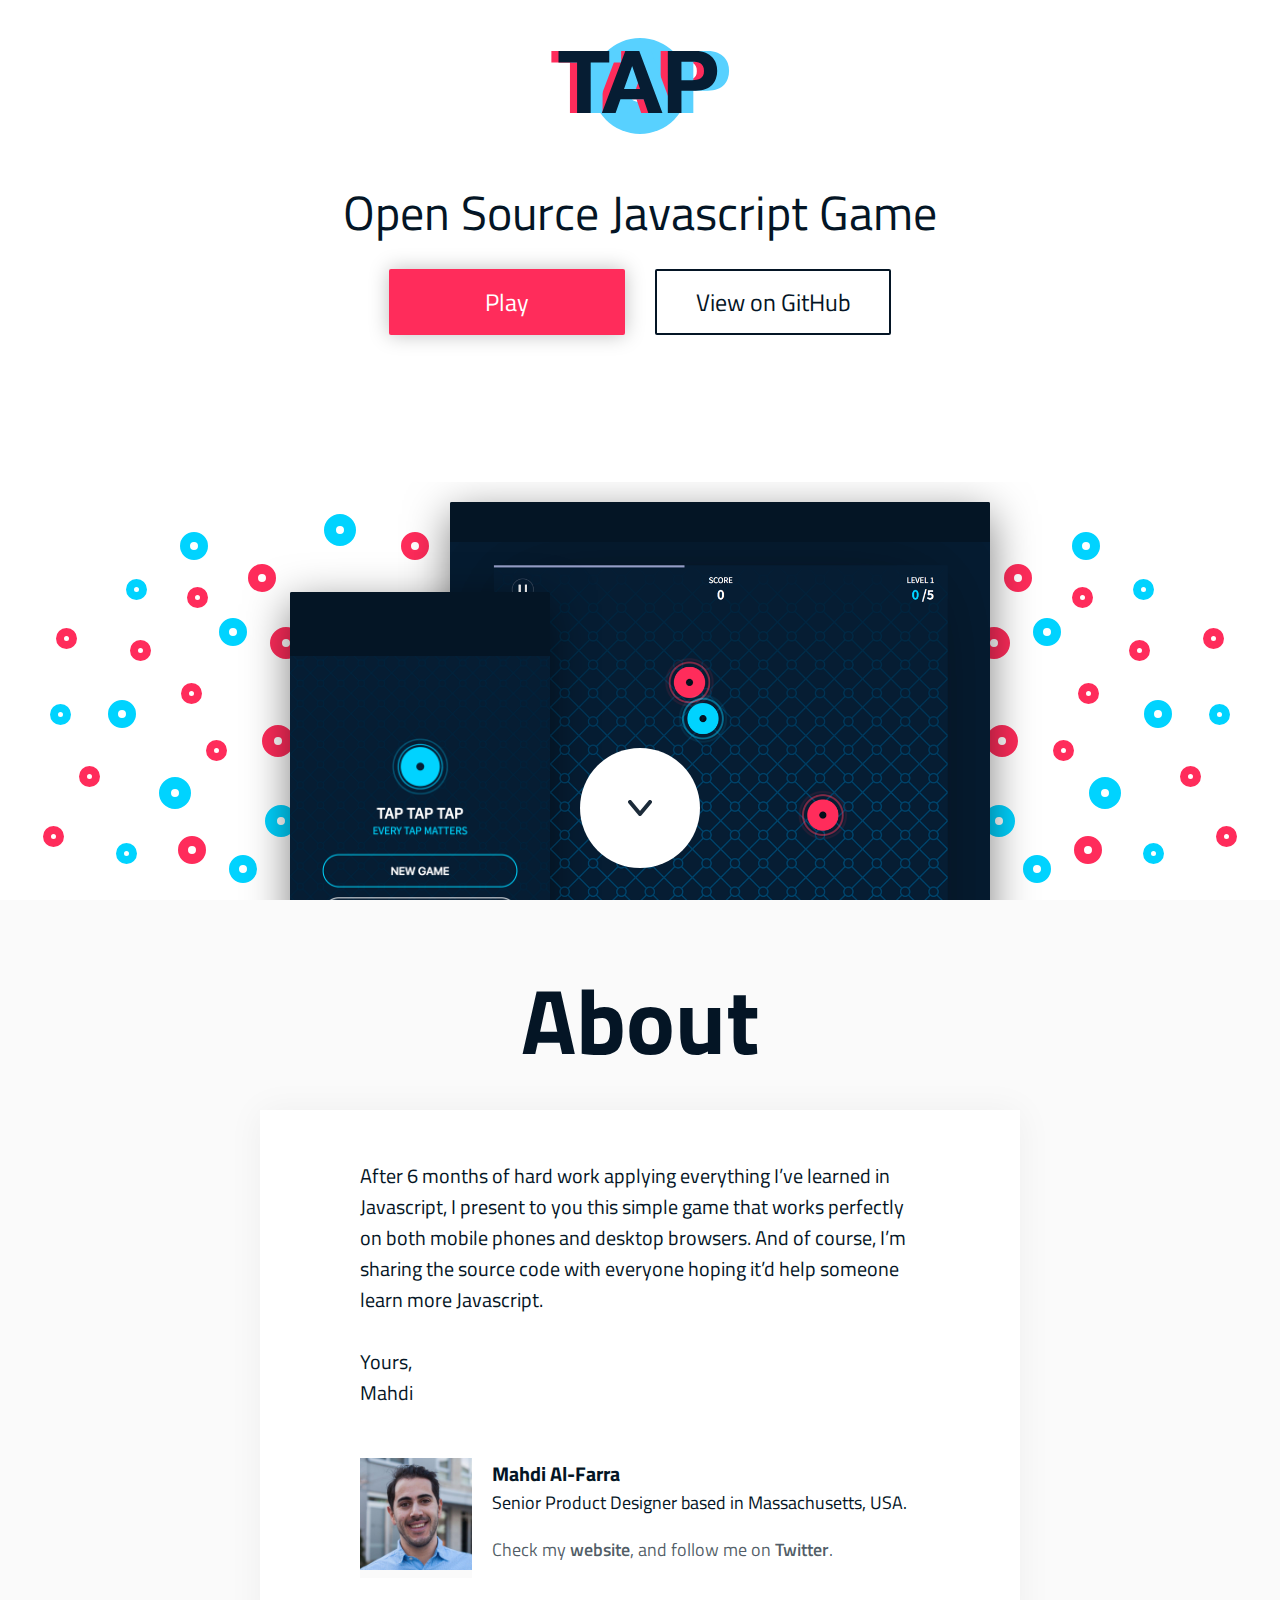
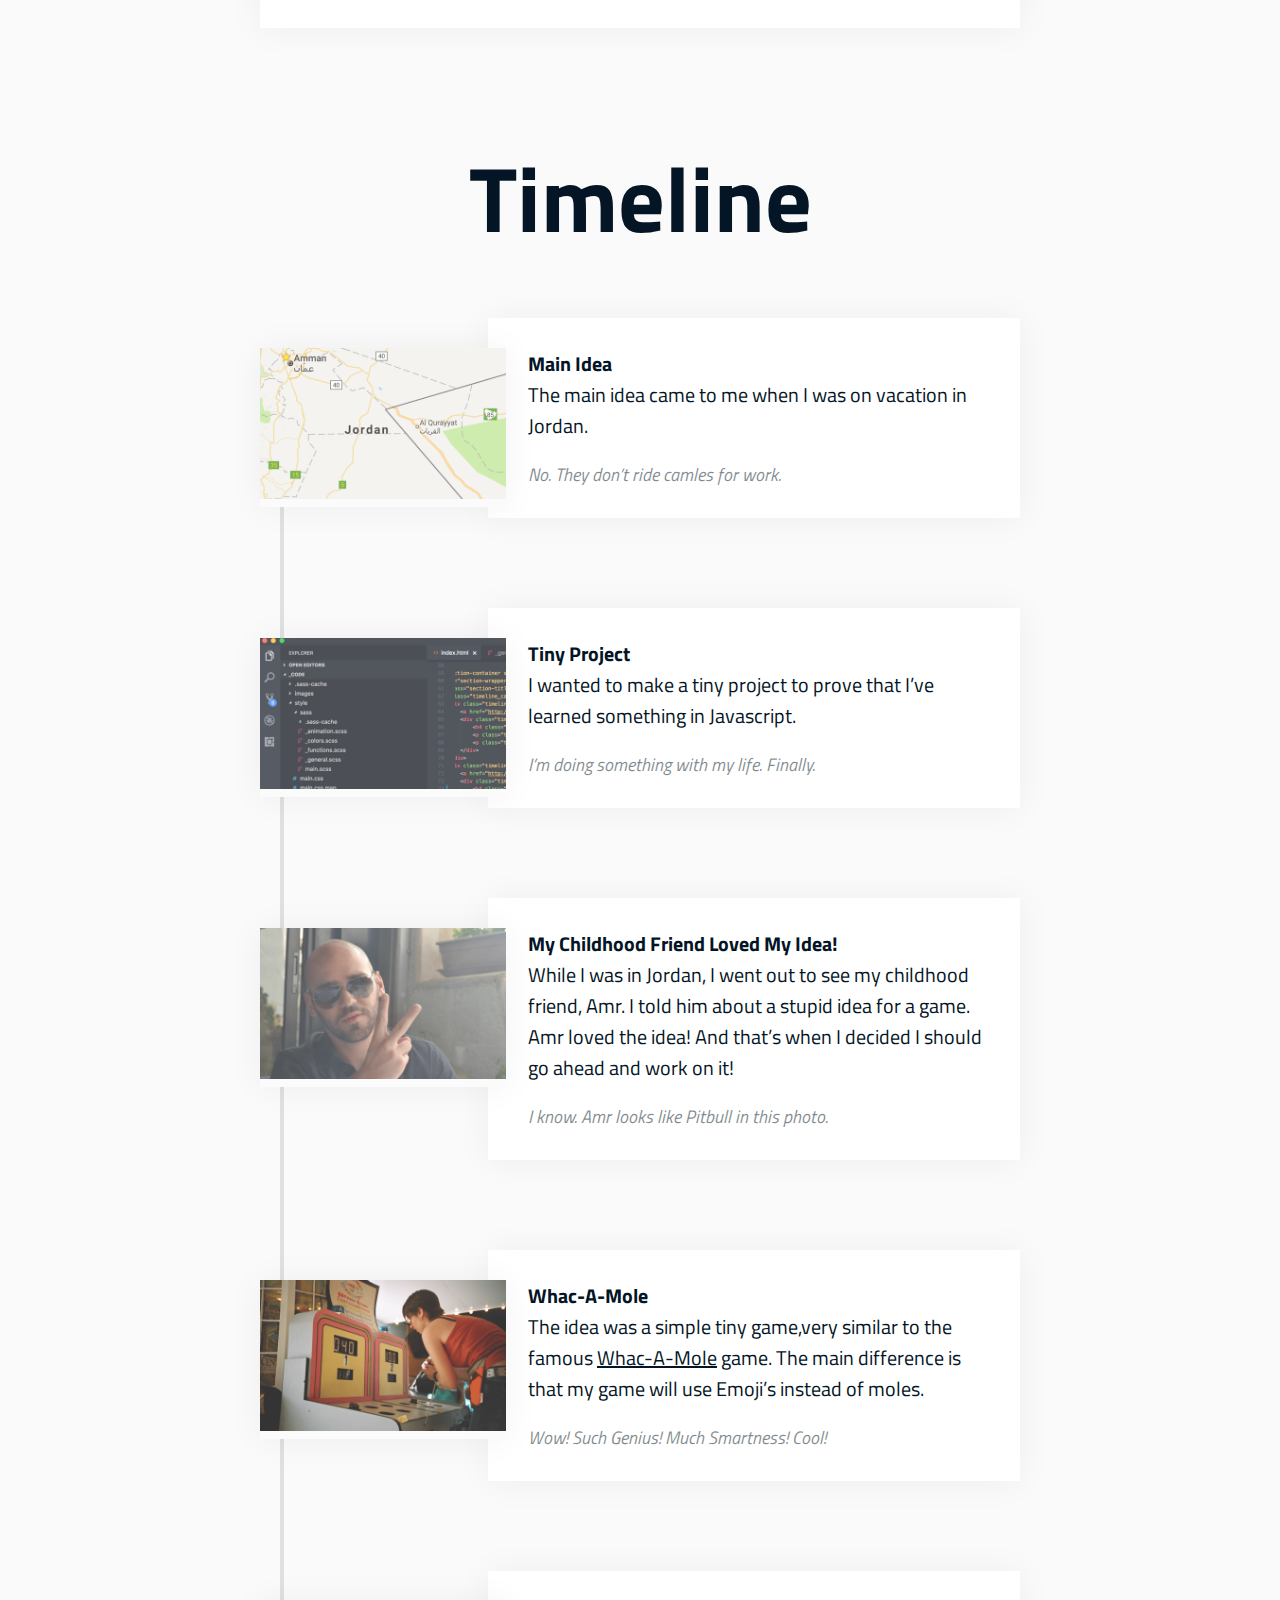
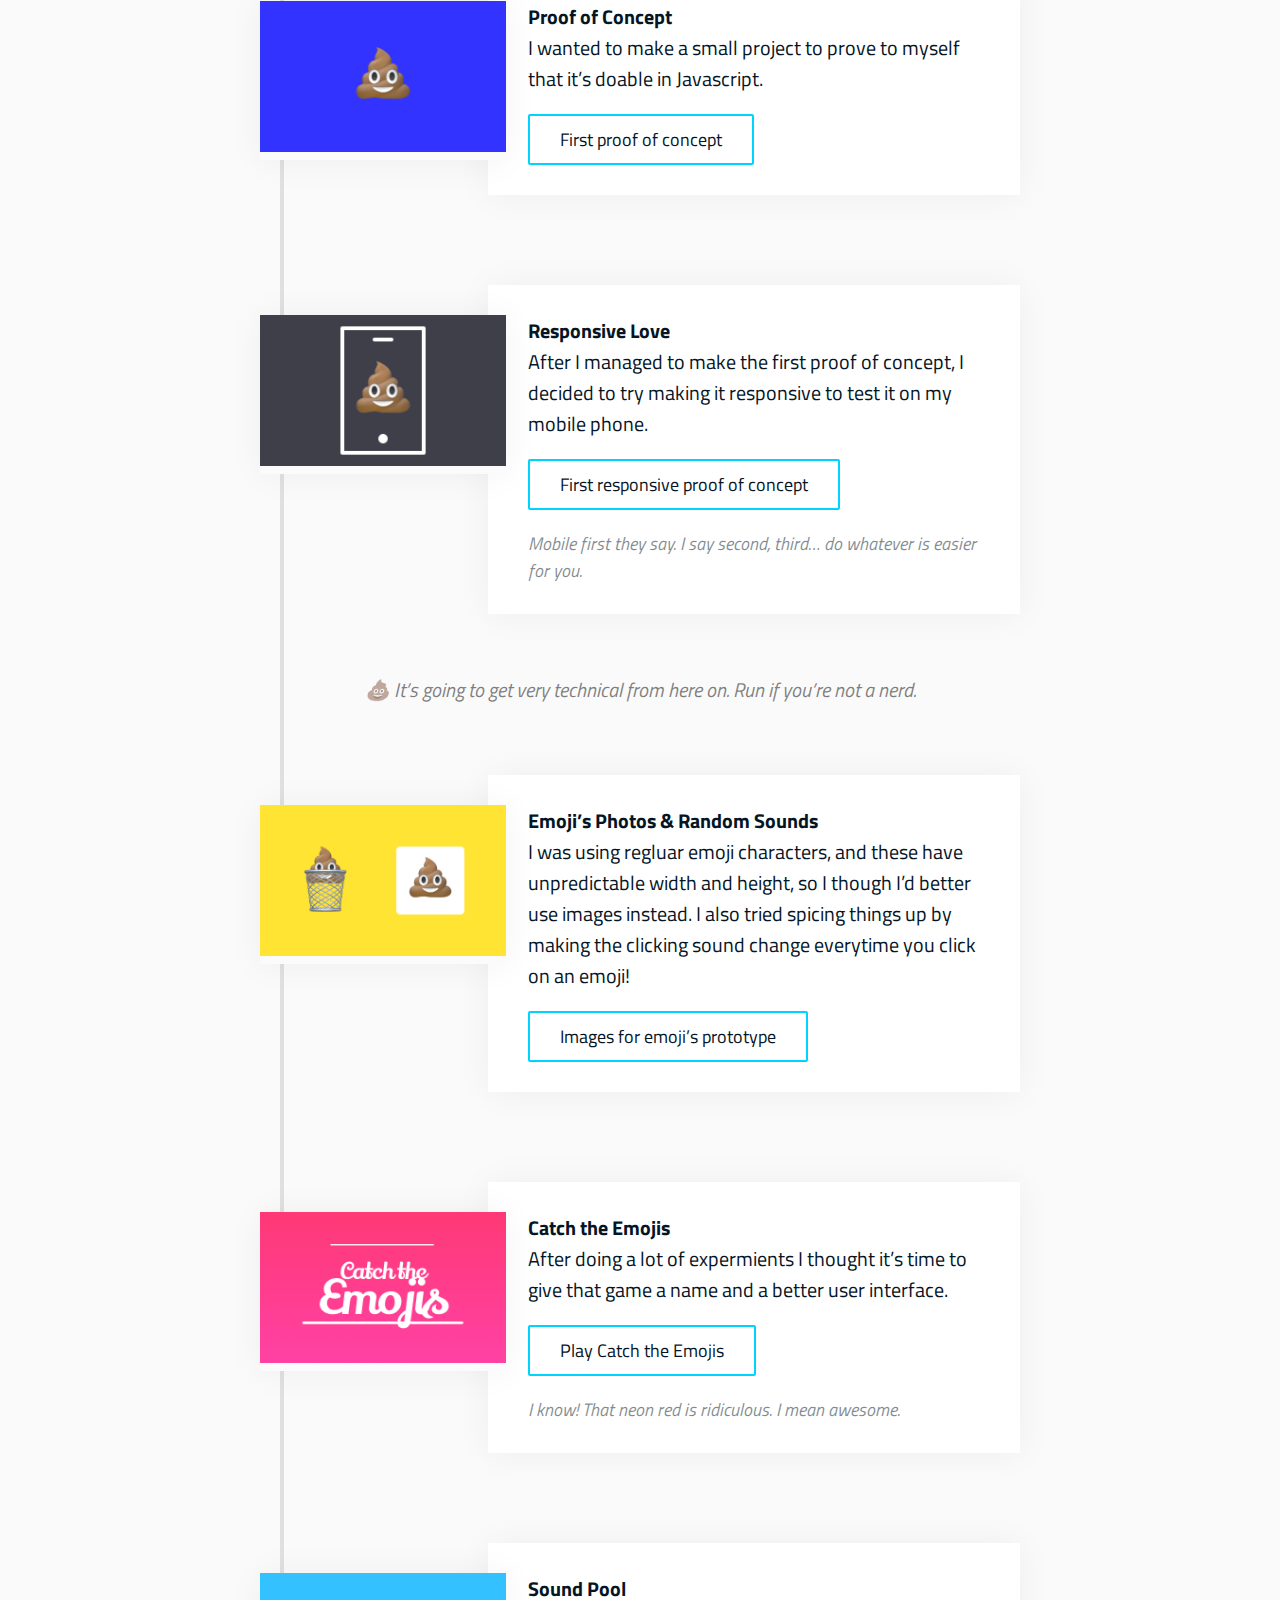
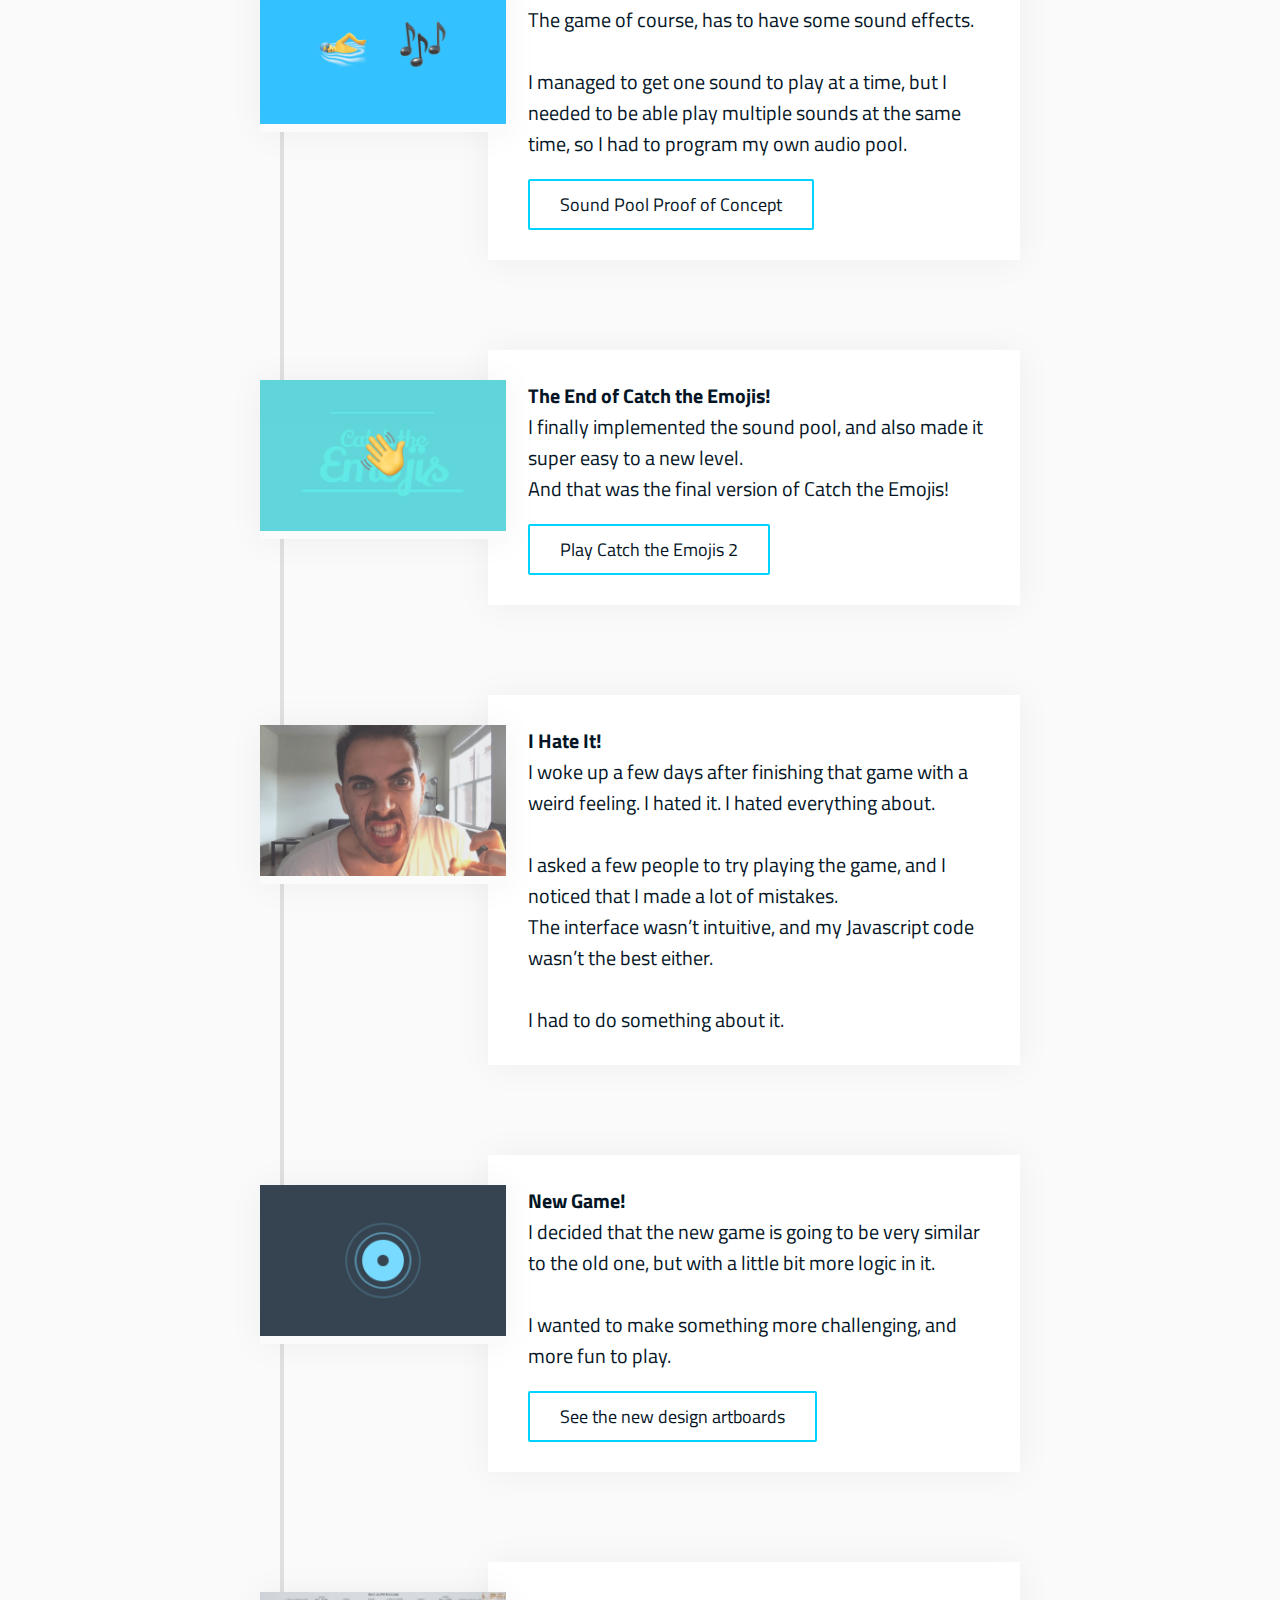
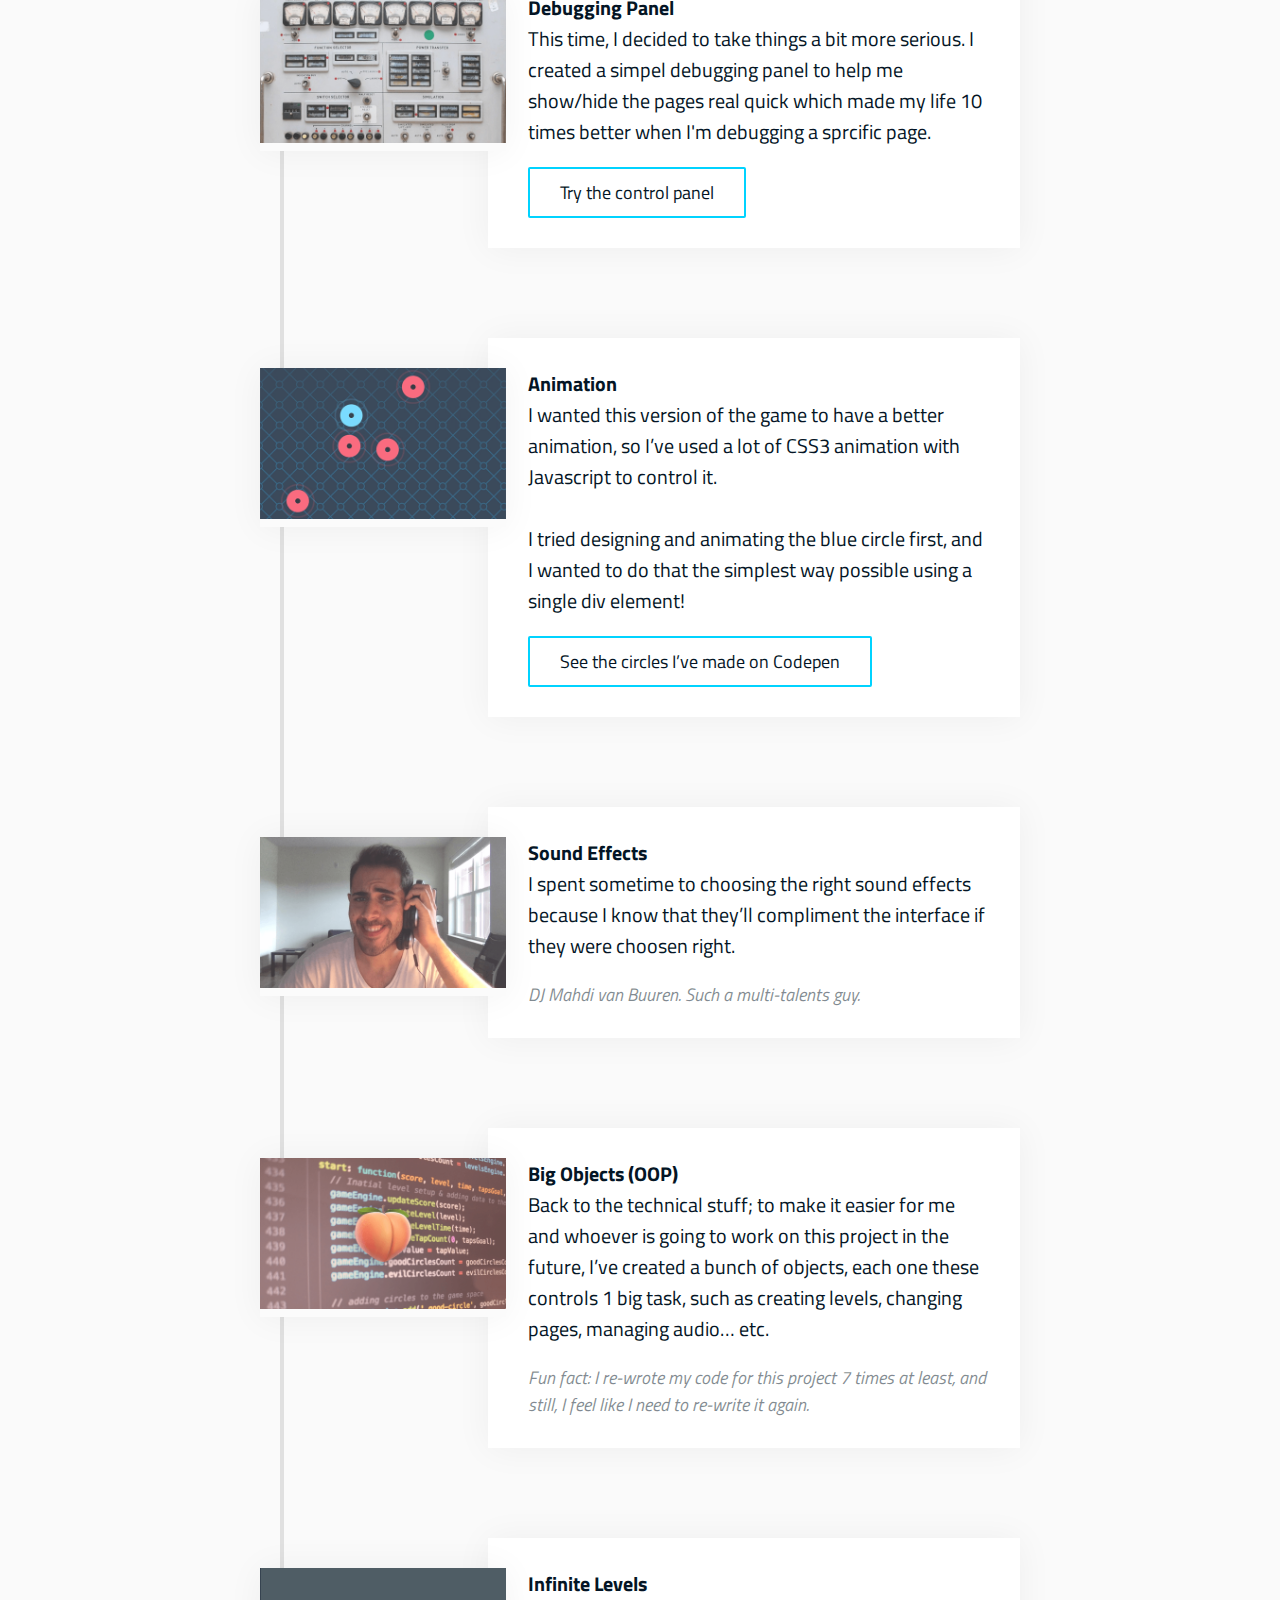
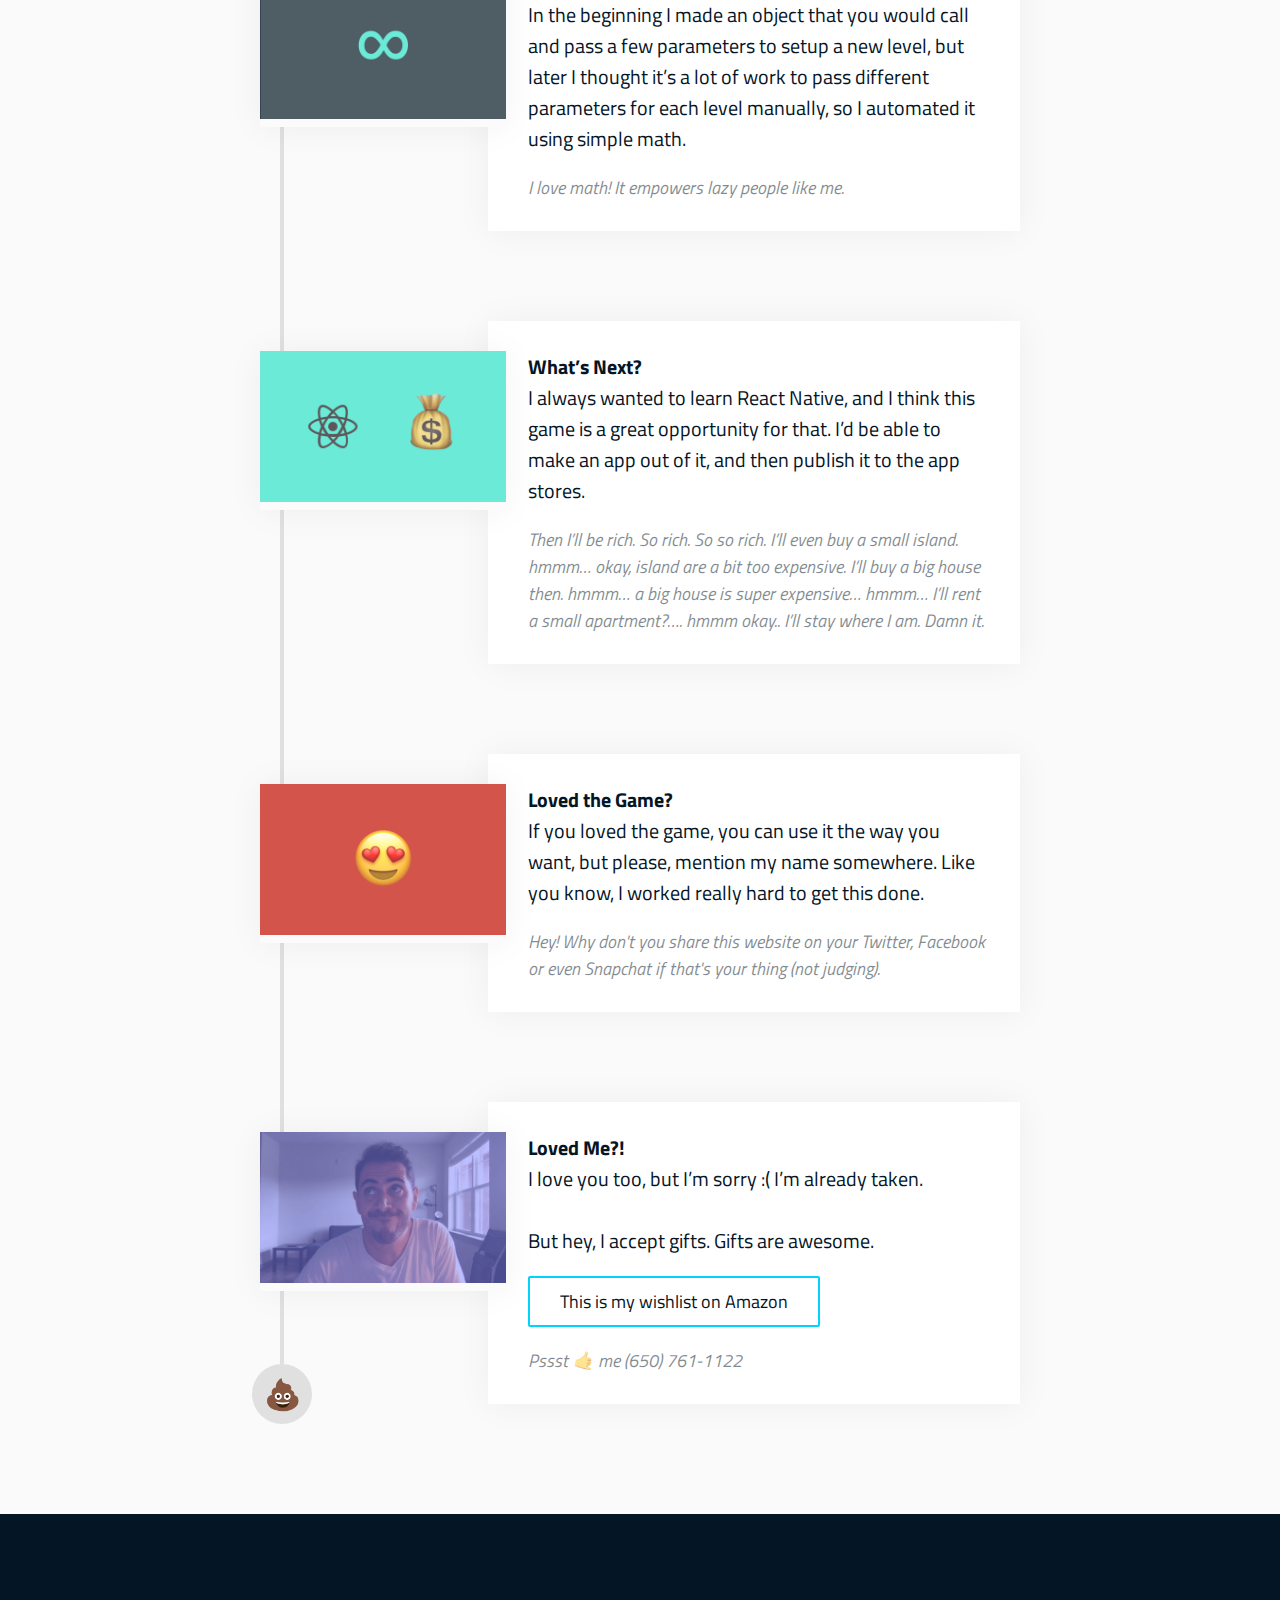
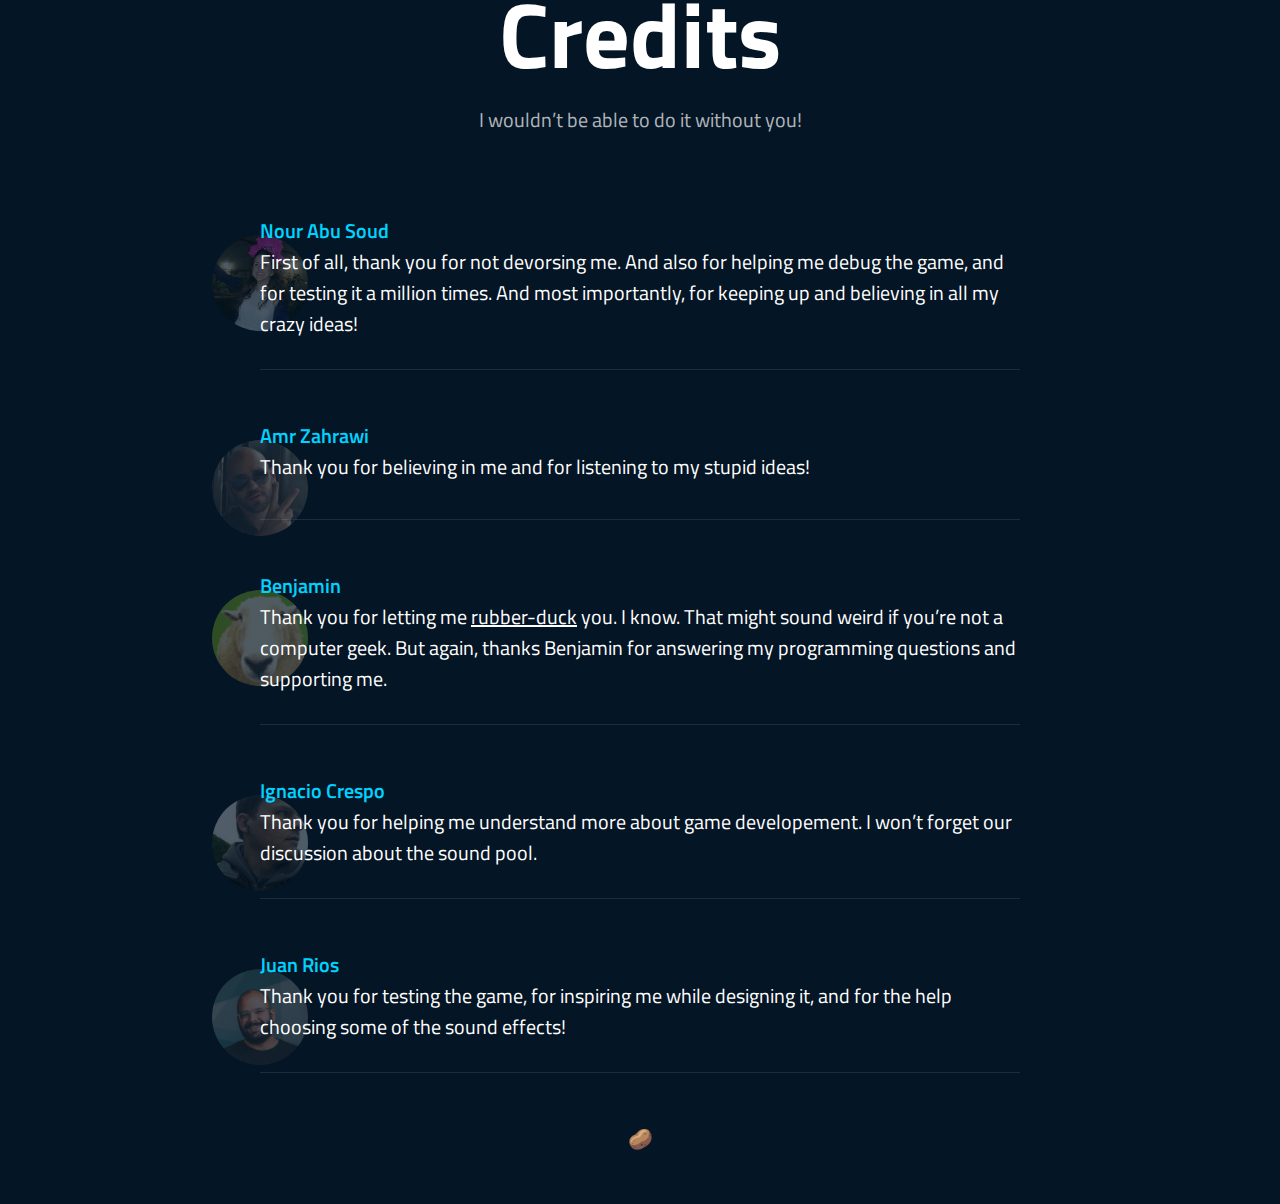
<file: index.html>
<!DOCTYPE html>
<html lang="en">
    <head>
        <meta charset="UTF-8">
        <meta name="viewport" content="width=device-width, initial-scale=1">

        <title>TapTapTap - Open Source Javascript Game</title>
        <meta name="description" content="Open Source Javascript Game"/>

        <link rel="stylesheet" href="style/main.css">
        <link href="https://fonts.googleapis.com/css?family=Titillium+Web:300,400,600,700" rel="stylesheet">

        <!-- favicon -->
        <link rel="apple-touch-icon" sizes="180x180" href="/favicons/apple-touch-icon.png">
        <link rel="icon" type="image/png" href="/favicons/favicon-32x32.png" sizes="32x32">
        <link rel="icon" type="image/png" href="/favicons/favicon-16x16.png" sizes="16x16">
        <link rel="manifest" href="/favicons/manifest.json">
        <link rel="mask-icon" href="/favicons/safari-pinned-tab.svg" color="#0b1d31">
        <link rel="shortcut icon" href="/favicons/favicon.ico">
        <meta name="msapplication-config" content="/favicons/browserconfig.xml">
        <meta name="theme-color" content="#0b1d31">

        <!-- OG Details -->
        <meta property="og:title" content="TapTapTap" />
        <meta property="og:description" content="Open Source Javascript Game" />
        <meta property="og:site_name" content="TapTapTap - Open Source Javascript Game" />
        <meta property="og:type" content="website" />
        <meta property="og:url" content="https://taptaptap.click/" />
        <meta property="og:image" content="https://taptaptap.click/images/im-og_image.png" />

        <!-- Global site tag (gtag.js) - Google Analytics -->
        <script async src="https://www.googletagmanager.com/gtag/js?id=UA-3416596-20"></script>
        <script>
        window.dataLayer = window.dataLayer || [];
        function gtag(){dataLayer.push(arguments);}
        gtag('js', new Date());

        gtag('config', 'UA-3416596-20');
        </script>
    </head>
    <body>
        <div class="section-container section-home">
            <div class="section-wrapper home-section-wrapper">
                <div class="logo-container">
                    <div class="logo"></div>
                    <div class="pulsing-circle"></div>
                </div>
                <h2 class="home-subtitle">Open Source Javascript Game</h2>
                <div class="btns-container">
                    <a class="btn btn-pink" href="/play/">Play</a>
                    <a class="btn btn-outline" href="https://github.com/MahdiF/taptaptap">View on GitHub</a>
                </div>
                <div class="screenshots-container">
                    <div class="desktop-screenshot">
                        <div class="mobile-screenshot"></div>
                    </div>
                </div>
                <a href="#about" class="arrow-down-container"></a>
            </div>
        </div>
        <!-- <nav class="menu-container">
        <ul class="menu">
            <li class="menu-item"><a class="menu_item_link" href="">Home</a></li>
            <li class="menu-item menu-item--selected"><a class="menu_item_link" href="">About</a></li>
            <li class="menu-item"><a class="menu_item_link" href="">Timeline</a></li>
            <li class="menu-item"><a class="menu_item_link" href="">Credits</a></li>
        </ul>
        </nav> -->
        <div id="about" class="section-container section-about">
            <div class="section-wrapper">
                <h2 class="section-title">About</h2> 
                <div class="about-container">
                    <p class="about-text">
                        After 6 months of hard work applying everything I’ve learned in Javascript, I present to you this simple game that works perfectly on both mobile phones and desktop browsers.
                        And of course, I’m sharing the source code with everyone hoping it’d help someone learn more Javascript.
                        <br><br>
                        Yours,<br>
                        Mahdi
                    </p>
                    <div class="short-bio-container">
                        <div class="bio-avatar"><img src="images/avatar-mahdi-alfarra.jpg" alt=""></div>
                        <div class="bio">
                            <h3 class="bio-title">Mahdi Al-Farra</h3>
                            <h4 class="bio-tag-line">Senior Product Designer based in Massachusetts, USA.</h4>
                            <p class="bio-links">
                                Check my <a href="https://mahdif.com/">website</a>, and follow me on <a href="https://twitter.com/mahdif">Twitter</a>.
                            </p>
                        </div>
                    </div>
                </div>
            </div>
        </div>
        <div class="section-container section-timeline">
            <div class="section-wrapper timeline-section-wrapper">
                <h2 class="section-title">Timeline</h2>
                <div class="timeline_cards_container">
                    <div class="timeline_card">
                        <a href="https://www.google.com/maps/place/Amman,+Jordan/@31.8357604,35.9476308,10z/data=!3m1!4b1!4m5!3m4!1s0x151b5fb85d7981af:0x631c30c0f8dc65e8!8m2!3d31.9453666!4d35.9283716?hl=en" target="_blank" class="timeline_card_image_container"><img src="images/timeline-images/jordan-map.png" alt="" class="timeline_card_image"></a>
                        <div class="timeline_card_content">
                            <h4 class="timeline_card_title">Main Idea</h4>
                            <p class="timeline_card_text">The main idea came to me when I was on vacation in Jordan.</p>
                            <p class="timeline_card_comment">No. They don’t ride camles for work.</p>
                        </div>
                    </div>
                    <div class="timeline_card">
                        <a target="_blank" class="timeline_card_image_container"><img src="images/timeline-images/tiny-project-code.png" alt="" class="timeline_card_image"></a>
                        <div class="timeline_card_content">
                            <h4 class="timeline_card_title">Tiny Project</h4>
                            <p class="timeline_card_text">I wanted to make a tiny project to prove that I’ve learned something in Javascript.</p>
                            <p class="timeline_card_comment">I’m doing something with my life. Finally.</p>
                        </div>
                    </div>
                    <div class="timeline_card">
                        <a target="_blank" class="timeline_card_image_container"><img src="images/timeline-images/my-friend-amr.png" alt="" class="timeline_card_image"></a>
                        <div class="timeline_card_content">
                            <h4 class="timeline_card_title">My Childhood Friend Loved My Idea!</h4>
                            <p class="timeline_card_text">While I was in Jordan, I went out to see my childhood friend, Amr. I told him about a stupid idea for a game.
Amr loved the idea! And that’s when I decided I should go ahead and work on it!</p>
                            <p class="timeline_card_comment">I know. Amr looks like Pitbull in this photo.</p>
                        </div>
                    </div>
                    <div class="timeline_card">
                        <a target="_blank" class="timeline_card_image_container"><img src="images/timeline-images/whac-a-mole-game.png" alt="" class="timeline_card_image"></a>
                        <div class="timeline_card_content">
                            <h4 class="timeline_card_title">Whac-A-Mole</h4>
                            <p class="timeline_card_text">The idea was a simple tiny game,very similar to the famous <a href="https://en.wikipedia.org/wiki/Whac-A-Mole" class="timeline_card_link">Whac-A-Mole</a> game. The main difference is that my game will use Emoji’s instead of moles.</p>
                            <p class="timeline_card_comment">Wow! Such Genius! Much Smartness! Cool!</p>
                        </div>
                    </div>
                    <div class="timeline_card">
                        <a class="timeline_card_image_container"><img src="images/timeline-images/first-proof-of-concept.png" alt="" class="timeline_card_image"></a>
                        <div class="timeline_card_content">
                            <h4 class="timeline_card_title">Proof of Concept</h4>
                            <p class="timeline_card_text">I wanted to make a small project to prove to myself that it’s doable in Javascript.</p>
                            <a href="/prototypes/1_poc/" class="timeline_card_btn">First proof of concept</a>
                        </div>
                    </div>
                    <div class="timeline_card">
                        <a class="timeline_card_image_container"><img src="images/timeline-images/responsive-love.png" alt="" class="timeline_card_image"></a>
                        <div class="timeline_card_content">
                            <h4 class="timeline_card_title">Responsive Love</h4>
                            <p class="timeline_card_text">After I managed to make the first proof of concept, I decided to try making it responsive to test it on my mobile phone.</p>
                            <a href="/prototypes/2_poc_responsive_love/" class="timeline_card_btn">First responsive proof of concept</a>
                            <p class="timeline_card_comment">Mobile first they say. I say second, third… do whatever is easier for you.</p>
                        </div>
                    </div>
                    <p class="timeline_inline_paragraph">💩 It’s going to get very technical from here on. Run if you’re not a nerd.</p>
                    <div class="timeline_card">
                        <a class="timeline_card_image_container"><img src="images/timeline-images/replacing-emojis-with-images.png" alt="" class="timeline_card_image"></a>
                        <div class="timeline_card_content">
                            <h4 class="timeline_card_title">Emoji’s Photos &amp; Random Sounds</h4>
                            <p class="timeline_card_text">I was using regluar emoji characters, and these have unpredictable width and height, so I though I’d better use images instead. I also tried spicing things up by making the clicking sound change everytime you click on an emoji!</p>
                            <a href="/prototypes/3_poc_emoji_images_random_sounds/" class="timeline_card_btn">Images for emoji’s prototype</a>
                        </div>
                    </div>
                    <div class="timeline_card">
                        <a class="timeline_card_image_container"><img src="images/timeline-images/catch-the-emojis.png" alt="" class="timeline_card_image"></a>
                        <div class="timeline_card_content">
                            <h4 class="timeline_card_title">Catch the Emojis</h4>
                            <p class="timeline_card_text">After doing a lot of expermients I thought it’s time to give that game a name and a better user interface.</p>
                            <a href="/prototypes/4_poc_catch_the_emojis/" class="timeline_card_btn">Play Catch the Emojis</a>
                            <p class="timeline_card_comment">I know! That neon red is ridiculous. I mean awesome.</p>
                        </div>
                    </div>
                    <div class="timeline_card">
                        <a class="timeline_card_image_container"><img src="images/timeline-images/sound-pool.png" alt="" class="timeline_card_image"></a>
                        <div class="timeline_card_content">
                            <h4 class="timeline_card_title">Sound Pool</h4>
                            <p class="timeline_card_text">The game of course, has to have some sound effects.<br>
                                <br>
                                I managed to get one sound to play at a time, but I needed to be able play multiple sounds at the same time, so I had to program my own audio pool.</p>
                            <a href="/prototypes/5_poc_sound_pool/" class="timeline_card_btn">Sound Pool Proof of Concept</a>
                        </div>
                    </div>
                    <div class="timeline_card">
                        <a class="timeline_card_image_container"><img src="images/timeline-images/end-of-catch-the-emojis.png" alt="" class="timeline_card_image"></a>
                        <div class="timeline_card_content">
                            <h4 class="timeline_card_title">The End of Catch the Emojis!</h4>
                            <p class="timeline_card_text">I finally implemented the sound pool, and also made it super easy to   a new level. <br>And that was the final version of Catch the Emojis!</p>
                            <a href="/prototypes/6_poc_catch_the_emojis_finale/" class="timeline_card_btn">Play Catch the Emojis 2</a>
                        </div>
                    </div>
                    <div class="timeline_card">
                        <a class="timeline_card_image_container"><img src="images/timeline-images/mahdi-hates-the-game.png" alt="" class="timeline_card_image"></a>
                        <div class="timeline_card_content">
                            <h4 class="timeline_card_title">I Hate It!</h4>
                            <p class="timeline_card_text">I woke up a few days after finishing that game with a weird feeling. I hated it. I hated everything about.<br>
                                <br>
                                I asked a few people to try playing the game, and I noticed that I made a lot of mistakes.<br>
                                The interface wasn’t intuitive, and my Javascript code wasn’t the best either.<br>
                                <br>
                                I had to do something about it.
                            </p>
                        </div>
                    </div>
                    <div class="timeline_card">
                        <a class="timeline_card_image_container"><img src="images/timeline-images/new-game-tap-tap-tap.png" alt="" class="timeline_card_image"></a>
                        <div class="timeline_card_content">
                            <h4 class="timeline_card_title">New Game!</h4>
                            <p class="timeline_card_text">I decided that the new game is going to be very similar to the old one, but with a little bit more logic in it.<br>
                                <br>
                                I wanted to make something more challenging, and more fun to play.
                            </p>
                            <a href="/prototypes/7_taptaptap_design.png" class="timeline_card_btn">See the new design artboards</a>
                        </div>
                    </div>
                    <div class="timeline_card">
                        <a class="timeline_card_image_container"><img src="images/timeline-images/debugging-control-panel.png" alt="" class="timeline_card_image"></a>
                        <div class="timeline_card_content">
                            <h4 class="timeline_card_title">Debugging Panel</h4>
                            <p class="timeline_card_text">This time, I decided to take things a bit more serious. I created a simpel debugging panel to help me show/hide the pages real quick which made my life 10 times better when I'm debugging a sprcific page.</p>
                            <a href="/prototypes/8_debugging_panel/" class="timeline_card_btn">Try the control panel</a>
                        </div>
                    </div>
                    <div class="timeline_card">
                        <a class="timeline_card_image_container"><img src="images/timeline-images/tap-tap-tap-game-animation.gif" alt="" class="timeline_card_image"></a>
                        <div class="timeline_card_content">
                            <h4 class="timeline_card_title">Animation</h4>
                            <p class="timeline_card_text">I wanted this version of the game to have a better animation, so I’ve used a lot of CSS3 animation with Javascript to control it.<br>
                                <br>
                                I tried designing and animating the blue circle first, and I wanted to do that the simplest way possible using a single div element!
                            </p>
                            <a href="https://codepen.io/mahdi/pen/kXzQRk" class="timeline_card_btn">See the circles I’ve made on Codepen</a>
                        </div>
                    </div>
                    <div class="timeline_card">
                        <a class="timeline_card_image_container"><img src="images/timeline-images/dj-mahdi-al-farra.png" alt="" class="timeline_card_image"></a>
                        <div class="timeline_card_content">
                            <h4 class="timeline_card_title">Sound Effects</h4>
                            <p class="timeline_card_text">I spent sometime to choosing the right sound effects because I know that they’ll compliment the interface if they were choosen right.</p>
                            <p class="timeline_card_comment">DJ Mahdi van Buuren. Such a multi-talents guy.</p>
                        </div>
                    </div>
                    <div class="timeline_card">
                        <a class="timeline_card_image_container"><img src="images/timeline-images/game-objects.png" alt="" class="timeline_card_image"></a>
                        <div class="timeline_card_content">
                            <h4 class="timeline_card_title">Big Objects (OOP)</h4>
                            <p class="timeline_card_text">Back to the technical stuff; to make it easier for me and whoever is going to work on this project in the future, I’ve created a bunch of objects, each one these controls 1 big task, such as creating levels, changing pages, managing audio… etc.</p>
                            <p class="timeline_card_comment">Fun fact: I re-wrote my code for this project 7 times at least, and still, I feel like I need to re-write it again.</p>
                        </div>
                    </div>
                    <div class="timeline_card">
                        <a class="timeline_card_image_container"><img src="images/timeline-images/infinite-levels.png" alt="" class="timeline_card_image"></a>
                        <div class="timeline_card_content">
                            <h4 class="timeline_card_title">Infinite Levels</h4>
                            <p class="timeline_card_text">In the beginning I made an object that you would call and pass a few parameters to setup a new level, but later I thought it’s a lot of work to pass different parameters for each level manually, so I automated it using simple math.</p>
                            <p class="timeline_card_comment">I love math! It empowers lazy people like me.</p>
                        </div>
                    </div>
                    <div class="timeline_card">
                        <a class="timeline_card_image_container"><img src="images/timeline-images/whats-next-react-native.png" alt="" class="timeline_card_image"></a>
                        <div class="timeline_card_content">
                            <h4 class="timeline_card_title">What’s Next?</h4>
                            <p class="timeline_card_text">I always wanted to learn React Native, and I think this game is a great opportunity for that. I’d be able to make an app out of it, and then publish it to the app stores.</p>
                            <p class="timeline_card_comment">Then I’ll be rich. So rich. So so rich. I’ll even buy a small island. hmmm… okay, island are a bit too expensive. I’ll buy a big house then. hmmm… a big house is super expensive… hmmm… I’ll rent a small apartment?…. hmmm okay.. I’ll stay where I am.
                                Damn it.</p>
                        </div>
                    </div>
                    <div class="timeline_card">
                        <a class="timeline_card_image_container"><img src="images/timeline-images/loved-the-game.png" alt="" class="timeline_card_image"></a>
                        <div class="timeline_card_content">
                            <h4 class="timeline_card_title">Loved the Game?</h4>
                            <p class="timeline_card_text">If you loved the game, you can use it the way you want, but please, mention my name somewhere. Like you know, I worked really hard to get this done.</p>
                            <p class="timeline_card_comment">Hey! Why don't you share this website on your Twitter, Facebook or even Snapchat if that's your thing (not judging).</p>
                        </div>
                    </div>
                    <div class="timeline_card">
                        <a class="timeline_card_image_container"><img src="images/timeline-images/loved-me.png" alt="" class="timeline_card_image"></a>
                        <div class="timeline_card_content">
                            <h4 class="timeline_card_title">Loved Me?!</h4>
                            <p class="timeline_card_text">I love you too, but I’m sorry :( I’m already taken.<br>
                                <br>
                                But hey, I accept gifts. Gifts are awesome.</p>
                                <a href="http://a.co/eJctK2F" class="timeline_card_btn">This is my wishlist on Amazon</a>
                                <p class="timeline_card_comment">Pssst 🤙 me (650) 761-1122</p>
                        </div>
                    </div>
                </div>    
            </div>
        </div>
        <div class="section-container section-credits">
            <div class="section-wrapper credits-section-wrapper">
                <h2 class="section-title">Credits</h2>
                <p class="credits-subtitle">I wouldn’t be able to do it without you!</p>
                <div class="credits-card-container">
                    <div class="credits-card">
                        <img src="images/credits-images/nour-abu-saud.jpg" alt="avatar of Nour Abu Saud" class="credits-card-avatar">
                        <a href="https://twitter.com/Nour_ASoud" class="credits-card-name-title">Nour Abu Soud</a>
                        <p class="credits-card-description">
                            First of all, thank you for not devorsing me. And also for helping me debug the game, and for testing it a million times. And most importantly, for keeping up and believing in all my crazy ideas!
                        </p>
                    </div>
                    <div class="credits-card">
                        <img src="images/credits-images/amr-zahrawi.png" alt="avatar of Amr Zahrawi" class="credits-card-avatar">
                        <a class="credits-card-name-title">Amr Zahrawi</a>
                        <p class="credits-card-description">
                            Thank you for believing in me and for listening to my stupid ideas!
                        </p>
                    </div>
                    <div class="credits-card">
                        <img src="images/credits-images/benjamin.png" alt="avatar of Benjamin" class="credits-card-avatar">
                        <a href="https://twitter.com/smorkolama" class="credits-card-name-title">Benjamin</a>
                        <p class="credits-card-description">
                            Thank you for letting me <a href="">rubber-duck</a> you. I know. That might sound weird if you’re not a computer geek.
                            But again, thanks Benjamin for answering my programming questions and supporting me.
                        </p>
                    </div>
                    <div class="credits-card">
                        <img src="images/credits-images/ignacio-crespo.jpg" alt="avatar of Ignacio Crespo" class="credits-card-avatar">
                        <a href="https://twitter.com/itcrespo" class="credits-card-name-title">Ignacio Crespo</a>
                        <p class="credits-card-description">
                            Thank you for helping me understand more about game developement. I won’t forget our discussion about the sound pool.
                        </p>
                    </div>
                    <div class="credits-card">
                        <img src="images/credits-images/juan-rios.jpg" alt="avatar of Juan Rios" class="credits-card-avatar">
                        <a href="https://juanrios.me/" class="credits-card-name-title">Juan Rios</a>
                        <p class="credits-card-description">
                            Thank you for testing the game, for inspiring me while designing it, and for the help choosing some of the sound effects!
                        </p>
                    </div>
                </div>
                <p style="text-align:center">🥔</p>
            </div>
        </div>
        
    </body>
</html>
</file>
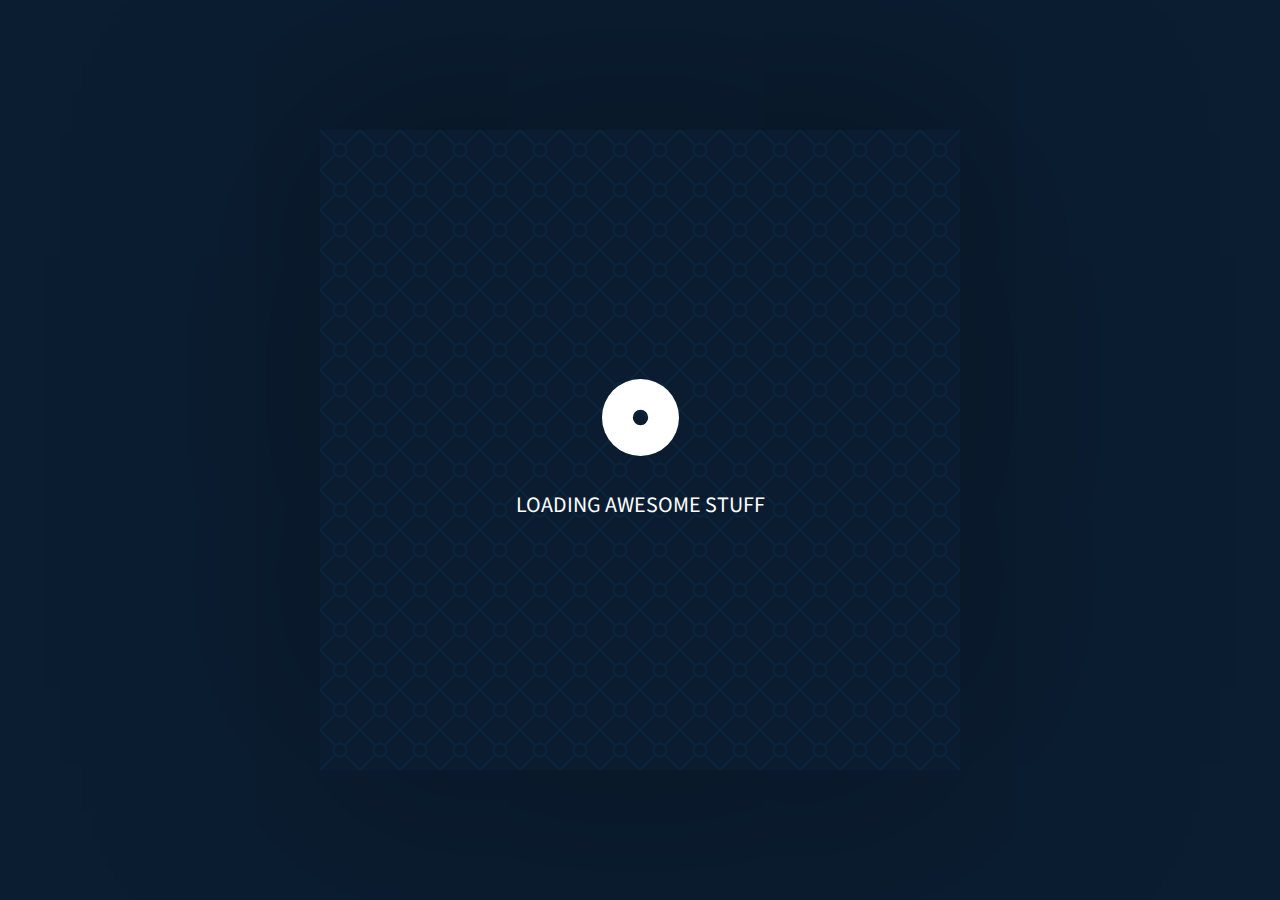
<file: play/index.html>
<!DOCTYPE html>
<html lang="en">
<head>
	<title>Tap Tap Tap - Open source tapping game built with Javascript</title>
	<meta name="description" content="Open source tapping game built with Javascript"/>
	<link href="style.css" rel="stylesheet">
	<meta charset="UTF-8">
	<meta name="viewport" content="width=device-width, initial-scale=1.0, maximum-scale=1.0, user-scalable=no"/>
	<meta name="HandheldFriendly" content="true"/>
	<meta name="apple-mobile-web-app-capable" content="yes" />
	<link href="https://fonts.googleapis.com/css?family=Source+Sans+Pro:300,400,600" rel="stylesheet">

	<!-- favicon -->
	<link rel="apple-touch-icon" sizes="180x180" href="/favicons/apple-touch-icon.png">
	<link rel="icon" type="image/png" href="/favicons/favicon-32x32.png" sizes="32x32">
	<link rel="icon" type="image/png" href="/favicons/favicon-16x16.png" sizes="16x16">
	<link rel="manifest" href="/favicons/manifest.json">
	<link rel="mask-icon" href="/favicons/safari-pinned-tab.svg" color="#0b1d31">
	<link rel="shortcut icon" href="/favicons/favicon.ico">
	<meta name="msapplication-config" content="/favicons/browserconfig.xml">
	<meta name="theme-color" content="#0b1d31">

	<!-- OG Details -->
	<meta property="og:title" content="TapTapTap" />
	<meta property="og:description" content="Open source tapping game built with Javascript" />
	<meta property="og:site_name" content="TapTapTap - Open source tapping game built with Javascript" />
	<meta property="og:type" content="website" />
	<meta property="og:url" content="https://taptaptap.click/" />
	<meta property="og:image" content="https://taptaptap.click/images/im-og_image.png" />

	<!-- Global site tag (gtag.js) - Google Analytics -->
	<script async src="https://www.googletagmanager.com/gtag/js?id=UA-3416596-20"></script>
	<script>
		window.dataLayer = window.dataLayer || [];
		function gtag(){dataLayer.push(arguments);}
		gtag('js', new Date());

		gtag('config', 'UA-3416596-20');
	</script>

</head>
<body ontouchstart="">

	<div class="admin-cp">
		<button class="admin-cp-button" type="button" name="button">Hide / Show Panel</button>
		<div class="admin-cp-items hidden">
			<label class="vzbltyLabel" for="splashPageToggle">
				<input type="radio" name="pT" class="toggleCheckbox" id="splashPageToggle">Splash Page
			</label>
			<label class="vzbltyLabel" for="gameMenuPageToggle">
				<input type="radio" name="pT" class="toggleCheckbox" id="gameMenuPageToggle" checked="checked">Game Menu Page
			</label>
			<label class="vzbltyLabel" for="aboutPageToggle">
				<input type="radio" name="pT" class="toggleCheckbox" id="aboutPageToggle">About Page
			</label>
			<label class="vzbltyLabel" for="highScorePageToggle">
				<input type="radio" name="pT" class="toggleCheckbox" id="highScorePageToggle">High Score Page
			</label>
			<label class="vzbltyLabel" for="tutorialPageToggle">
				<input type="radio" name="pT" class="toggleCheckbox" id="tutorialPageToggle">Tutorial Page
			</label>
			<label class="vzbltyLabel" for="playDelayPageToggle">
				<input type="radio" name="pT" class="toggleCheckbox" id="playDelayPageToggle">PLay Delay Page
			</label>

			<label class="vzbltyLabel" for="playAreaPageToggle">
				<input type="radio" name="pT" class="toggleCheckbox" id="playAreaPageToggle">PLay Area Page
			</label>
			<label class="vzbltyLabel" for="pauseMenuPageToggle">
				<input type="radio" name="pT" class="toggleCheckbox" id="pauseMenuPageToggle">Pause Menu Page
			</label>
			<label class="vzbltyLabel" for="youLostPageToggle">
				<input type="radio" name="pT" class="toggleCheckbox" id="youLostPageToggle">You Lost Page
			</label>
			<label class="vzbltyLabel" for="levelPassedPageToggle">
				<input type="radio" name="pT" class="toggleCheckbox" id="levelPassedPageToggle">Level Passed Page
			</label>
		</div>
	</div>

	<div class="main-wrapper">

		<!-- SPLASH/LOADING PAGE -->
		<div id="pageSplash" class="page-cont page-splash page-faded-bg">
			<div class="fixed-75w-wrapper">
				<div id="splashScreenLogo" class="tpbl-circle c-white splash-screen-logo"></div>
				<div id="splashScreenTxt">
					Loading AWESOME STUFF
				</div>
			</div>
		</div>

		<!-- GAME MENU PAGE -->
		<div id="pageGameMenu" class="page-cont page-game-menu page-faded-bg">
			<div class="fixed-75w-wrapper">
				<div class="gm-menu-header-cont">
					<div class="tpbl-circle c-blue gm-menu-logo-bg"></div>
					<h1 class="gm-menu-title">Tap Tap Tap</h1>
					<h2 class="gm-menu-subtitle">Every Tap Matters</h2>
				</div>
				<button id="newGameBtn" class="gm-btn btn-blue" type="button" name="button">New Game</button>
				<!-- <button id="highScoresBtn" class="gm-btn" type="button" name="button">Best Score</button> -->
				<button id="aboutBtn" class="gm-btn" type="button" name="button">About</button>
			</div>
		</div>

		<!-- ABOUT PAGE -->
		<div id="pageAbout" class="page-cont page-about page-faded-bg anmtd-grdnt-bg blu-grdnt-bg no-bg">
			<div class="fixed-75w-wrapper">
				<div class="info-screen-title-cont">
					<div class="info-screen-ttl-txt-bld">About</div>
				</div>
				<div class="info-screen-txt-cont">
					<div>Created by</div>
					<a href="http://mahdif.com/" class="txt-bold">Mahdi Farra</a>
					<hr>
					<div>Credits</div>
					<div class="credits-cont">
						<ul class="credits-list">
							<li>Nour Abu Saud</li>
							<li>Ahmed El Gabri</li>
							<li>Gustavo Siqueira</li>
							<li>Eduardo Abreu</li>
							<li>Michael Rurka</li>
							<li>Kolton Gagnon</li>
							<li>Philip Rurka</li>
						</ul>
					</div>
				</div>
				<div id="abtPageBackBtn" class="tpbl-circle c-white submit-circle"></div>
			</div>
		</div>

		<!-- NEW HIGH SCORE PAGE -->
		<div id="pageHighScore" class="page-cont page-high-score page-faded-bg anmtd-grdnt-bg rd-grdnt-bg no-bg">
			<div class="fixed-75w-wrapper">
				<div class="info-screen-title-cont">
					<div class="info-screen-icon you-lost-icon"></div>
					<div class="info-screen-ttl-txt-bld">Game Over</div>
					<div >You Lost</div>
				</div>
				<div class="info-screen-txt-cont">
					<div class="info-screen-body-txt-reg">Score</div>
					<div id="lvlLostNewHighScore" class="lvl-fnshd-score-nmb">86</div>
					<div class="info-screen-body-txt-reg">New High Score</div>
					<div class="lvl-fnshd-highscore-icon"></div>
				</div>
				<div class="sbmt-tryagain-txt">Try again?</div>
				<div class="tpbl-circle c-white submit-circle"></div>
			</div>
		</div>

		<!-- GAME TUTORIAL PAGE -->
		<div id="pageTutorial" class="page-cont page-tutorial page-faded-bg">
			<div class="fixed-100w-wrapper">
				<div id="tutPgStartGameBtn" class="tpbl-circle c-blue tut-circle"></div>
				<div class="tut-arrow"></div>
				<h2 class="tut-text">TAP THE CIRCLE<br/>TO START</h2>
			</div>
		</div>

		<!-- PLAY DELAY PAGE -->
		<div id="pagePlayDelay" class="page-cont page-play-delay page-faded-bg">
			<div id="palyDelayCont" class="fixed-75w-wrapper">
				<div class="" id="playDelayNum">
					3
				</div>
			</div>
		</div>


		<!-- GAME PLAY AREA PAGE -->
		<div id="pagePlayArea" class="page-cont page-play-area">

			<div class="game-stats-cont">
				<!-- time progress bar -->
				<div id="gmStatsTimeProgress" class="gm-stats-time-progress"></div>

				<div class="gm-stats-wrapper">
					<!-- pause button -->
					<div class="gm-stats-vcont">
						<button id="gmStatsPauseBtn" class="gm-stats-pause-button"></button>
					</div>
					<!-- score -->
					<div class="gm-stats-vcont">
						<div class="stat-wrapper">
							<div class="gm-stats-title">Score</div>
							<div id="gmStatsScore" class="gm-stats-value">2894</div>
						</div>
					</div>
					<!-- level number -->
					<div class="gm-stats-vcont">
						<div class="stat-wrapper text-align-right">
							<div id="gmStatsLvlNumb" class="gm-stats-title">Level 7</div>
							<div class="gm-stats-value">
								<span id="gmStatsCurrentTapCount" class="gm-stats-tap-count">16</span>
								<span id="gmStatsTotalTapCount">/20</span>
							</div>
						</div>
					</div>
				</div>

			</div>
			<div id="gameSpace" class="game-space">
				<!-- Where the magic happens -->
				<!-- <div class="tpbl-circle c-blue"></div> -->
				<!-- <div class="tpbl-circle c-red"></div> -->
			</div>
		</div>

		<!-- GAME PAUSE PAGE -->
		<div id="pagePauseMenu" class="page-cont page-pause-menu page-faded-bg anmtd-grdnt-bg blu-grdnt-bg no-bg">
			<div class="fixed-75w-wrapper">
				<div class="info-screen-title-cont">
					<div class="info-screen-icon puz-icon"></div>
					<div class="info-screen-ttl-txt-bld">GAME PAUSED</div>
				</div>
				<div class="info-screen-txt-cont">
					<div class="info-screen-body-txt-reg">Score</div>
					<div id="lvlPausedScore" class="lvl-fnshd-score-nmb">521</div>
				</div>
				<div class="puz-menu-btnz-cont">
					<button id="pmCntnuGmBtn" class="gm-btn btn-blue">Continue</button>
					<button id="pmRstrtLvlBtn" class="gm-btn pm-rstrt-lvl-btn">Restart</button>
				</div>
			</div>
		</div>

		<!-- YOU LOST PAGE -->
		<div id="pageYouLost" class="page-cont page-you-lost page-faded-bg anmtd-grdnt-bg rd-grdnt-bg no-bg">
			<div class="fixed-75w-wrapper">
				<div class="info-screen-title-cont">
					<div id="lvlLostIcon" class="info-screen-icon you-lost-icon"></div>
					<div class="info-screen-ttl-txt-bld">Game Over</div>
					<div id="lvlLostTtl" >You Lost</div>
				</div>
				<div class="info-screen-txt-cont">
					<div class="info-screen-body-txt-reg">Score</div>
					<div id="lvlLostScore" class="lvl-fnshd-score-nmb">746</div>
					<!-- <div class="info-screen-body-txt-reg">Best Score</div>
					<div id="lvlLostBestScore" class="lvl-fnshd-score-nmb">146</div> -->
				</div>
				<div class="sbmt-tryagain-txt">Try again?</div>
				<div id="lvlLostTryAgainBtn" class="tpbl-circle c-white submit-circle"></div>
			</div>
		</div>

		<!-- LEVEL PASSED PAGE -->
		<div id="pageLevelPassed" class="page-cont page-level-passed page-faded-bg anmtd-grdnt-bg grn-grdnt-bg no-bg">
			<div class="fixed-75w-wrapper">
				<div class="info-screen-title-cont">
					<div class="info-screen-icon flag-icon"></div>
					<div id="lvlPssdTtl">Level 2</div>
					<div class="info-screen-ttl-txt-bld">Passed</div>
				</div>
				<div class="info-screen-txt-cont">
					<div class="info-screen-body-txt-reg">Score</div>
					<div id="lvlPssdScore" class="lvl-fnshd-score-nmb">521</div>
					<div id="lvlPssdBonusScore" class="grow-animation"></div>
				</div>
				<div id="lvlPssdContinueNextLvlBtn" class="tpbl-circle c-white submit-circle"></div>
			</div>
		</div>

	</div>

	<!-- logic & brain -->
	<script src="js/habibiScript.js"></script>
</body>
</html>
</file>
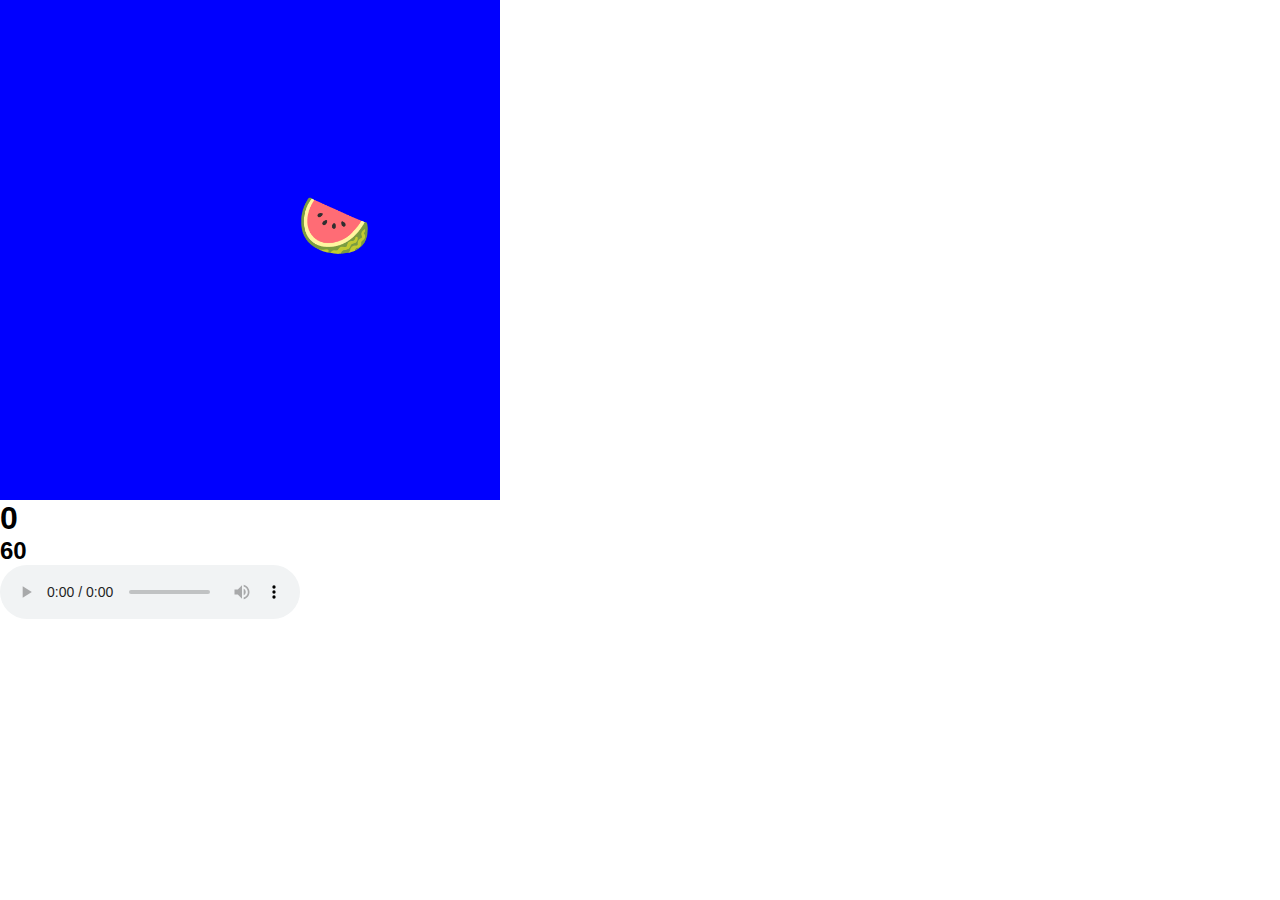
<file: prototypes/1_poc/index.html>
<!DOCTYPE html>
<html lang="en">
<head>
	<title>😂</title>
	<link href="style.css" rel="stylesheet">

	<meta name="viewport" content="width=device-width, initial-scale=1.0, maximum-scale=1.0, user-scalable=no" />
	<meta name="HandheldFriendly" content="true" />
	<meta charset="UTF-8">

</head>
<body>
	<div id="main-container">
		<!-- <div id="red-box">😂</div> -->
	</div>
	<h1 id="clicks-count-box">0</h1>
	<h2 id="count-down-box">60</h2>
	<!-- <audio id="audioPlayer" preload="true"> -->
		<!-- <source src="sounds/tap.wav"> -->
		<!-- <source src="sounds/tap.ogg"> -->
	<!-- </audio> -->
	<script src="js/habibiScript.js"></script>
</body>
</html>
</file>
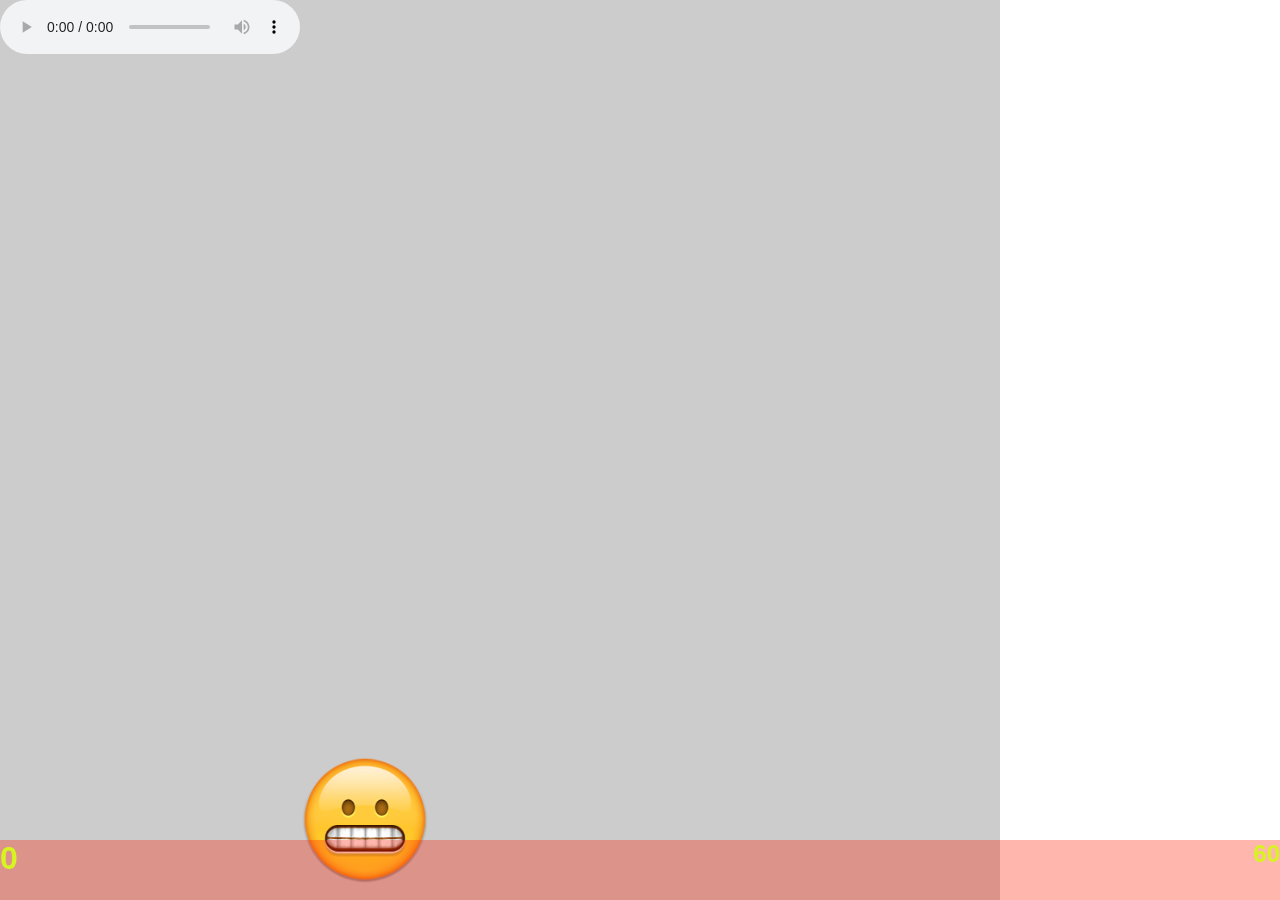
<file: prototypes/3_poc_emoji_images_random_sounds/index.html>
<!DOCTYPE html>
<html lang="en">
<head>
	<title>😂</title>
	<link href="style.css" rel="stylesheet">

	<meta name="viewport" content="width=device-width, initial-scale=1.0, maximum-scale=1.0, user-scalable=no" />
	<meta name="HandheldFriendly" content="true" />
	<meta charset="UTF-8">

</head>
<body>
	<div id="game-container">
	</div>
	<div class="game-info-cont">
		<h1 id="clicksDiv">0</h1>
		<h2 id="countDownDiv">60</h2>
	</div>
	<script src="js/habibiScript.js"></script>
</body>
</html>
</file>
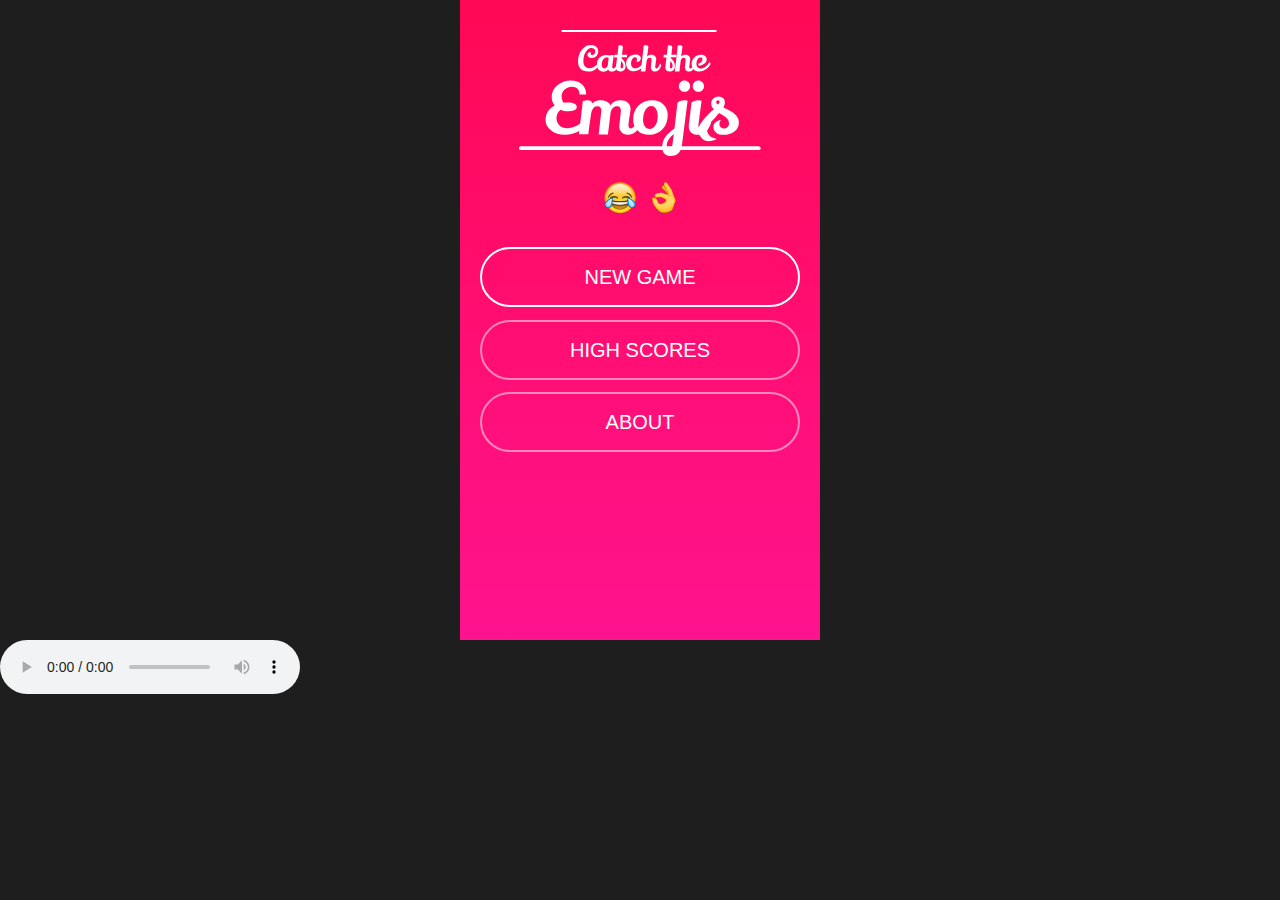
<file: prototypes/4_poc_catch_the_emojis/index.html>
<!DOCTYPE html>
<html lang="en">
<meta charset="UTF-8">
<meta name="viewport" content="width=device-width, initial-scale=1.0, maximum-scale=1.0, user-scalable=no"/>
<meta name="HandheldFriendly" content="true"/>
<meta name="apple-mobile-web-app-capable" content="yes" />
<head>

	<title>Emoji Game</title>
	<link href="style.css" rel="stylesheet">


</head>
<body ontouchstart="">
	<div class="main-wrapper">
		<!-- main menu -->
		<div id="menuCont" class="content-wrapper menu-cont">
			<div class="logo"></div>
			<div class="sec-title-emoji"></div>
			<menu class="menu-buttons-cont">
				<button id="newGameButton" type="button" class="primary-button new-game-button">New Game</button>
				<button id="highScoresButton" type="button" class="primary-button menu-button">High Scores</button>
				<button id="aboutButton" type="button" class="primary-button menu-button">About</button>
			</menu>
		</div>

		<!-- level title -->
		<div id="levelTitleCont" class="content-wrapper level-cont">
			<h2 id="levelNumberTitle" class="level-num">Level 999</h2>
			<h3 id="levelGoalTitle" class="level-goal">Try to catch X emojis in Y seconds.</h3>
			<button id="startLevelButton" type="button" class="primary-button start-level-button" name="button">Start</button>
		</div>

		<!-- game space -->
		<div id="gameSpaceCont" class="content-wrapper game-space-cont">
			<div class="game-header">
				<div class="game-stats-cont">
					<span class="game-stat stat-level">
						<p class="stat-title">Level</p>
						<p id="inGameLevelNum" class="stat-num">999</p>
					</span>
					<span class="game-stat stat-score">
						<p class="stat-title">Score</p>
						<p id="gameScore" class="stat-num">0</p>
					</span>
					<span class="game-stat stat-time">
						<p class="stat-title">Time</p>
						<p id="gameTime" class="stat-num">0</p>
					</span>
				</div>
				<div class="time-progress">
					<div id="progressLine" class="progress-line"></div>
				</div>
			</div>
			<div id="gameSpace" class="game-space">
			</div>
			<button id="pauseGameButton" class="pause-button" type="button" name="button">Pause</button>
		</div>

		<!-- time's up -->
		<div id="timesUpCont" class="content-wrapper times-up-cont">
			<h2 class="pri-title white-text">Time's Up!</h2>
			<h3 id="timesUpDescription" class="sec-title white-text">You catched 16 emoticons, and you had to catch 40 at least to complete this level.</h3>
			<button id="tryAgainButton" type="button" class="primary-button all-white-button">Try Again 👍</button>
			<button id="timesUpEndGameButton" type="button" class="primary-button all-white-button">End Game 😭</button>
		</div>

		<!-- game paused -->
		<div id="gamePausedCont" class="content-wrapper game-pasued-cont">
			<h2 class="pri-title white-text">Game Paused!</h2>
			<h3 id="gamePausedDescription" class="sec-title white-text">You catched 16 of the 40 emoticons you have to catch for this level.</h3>
			<button id="continueGameButton" type="button" class="primary-button all-white-button">Continue 👍</button>
			<button id="gamePauseEndGameButton" type="button" class="primary-button all-white-button">End Game 😭</button>
		</div>

		<!-- level passed -->
		<div id="levelPassedCont" class="content-wrapper level-passed-cont">
			<h2 class="pri-title black-text">You Won!</h2>
			<h3 id="levelPassedDescreption" class="sec-title black-text">You catched all the 30 emoticons!</h3>
			<hr>
			<h3 id="nextLevelDesc" class="sec-title black-text">Now try to catch 40 emoticons.</h3>
			<button id="continueNextLevelButton" type="button" class="primary-button all-black-button">Level 2 👍</button>
		</div>

	</div>
	<!-- logic script -->
	<script src="js/habibiScript.js"></script>
	<script src="js/clickingEngine.js"></script>
</body>
</html>
</file>
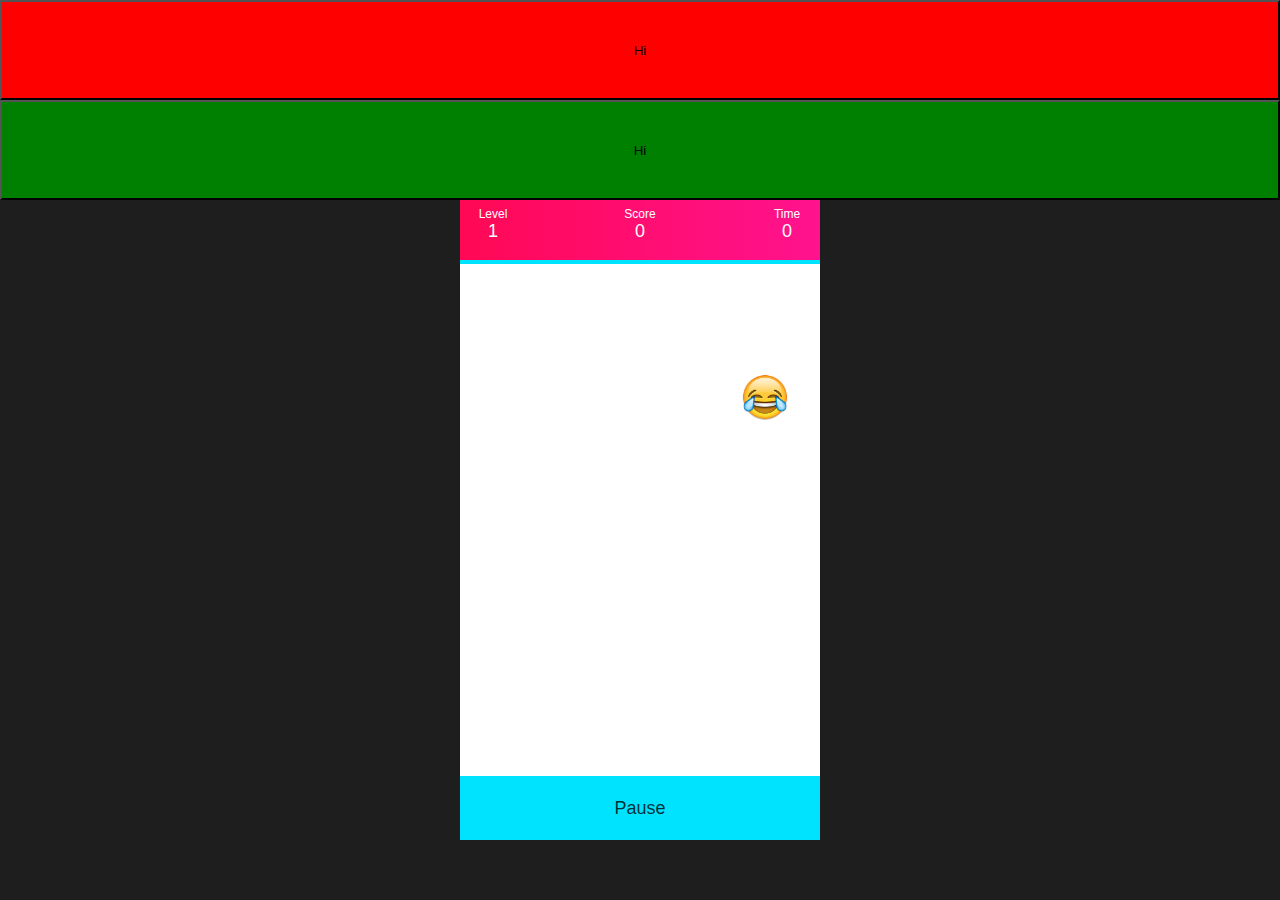
<file: prototypes/5_poc_sound_pool/index.html>
<!DOCTYPE html>
<html lang="en">
<meta charset="UTF-8">
<meta name="viewport" content="width=device-width, initial-scale=1.0, maximum-scale=1.0, user-scalable=no"/>
<meta name="HandheldFriendly" content="true"/>
<meta name="apple-mobile-web-app-capable" content="yes" />
<head>

	<title>Emoji Game</title>
	<link href="style.css" rel="stylesheet">


</head>
<body ontouchstart="">
	<button id="randomButton" style="background: red; width: 100%; height: 100px; margin: 0 auto;" type="button" name="button">Hi</button>
	<button id="randomButton2" style="background: green; width: 100%; height: 100px; margin: 0 auto;" type="button" name="button">Hi</button>
	<div class="main-wrapper">
		<!-- main menu -->
		<div id="menuCont" class="content-wrapper menu-cont">
			<div class="logo"></div>
			<div class="sec-title-emoji"></div>
			<menu class="menu-buttons-cont">
				<button id="newGameButton" type="button" class="primary-button new-game-button">New Game</button>
				<button id="highScoresButton" type="button" class="primary-button menu-button">High Scores</button>
				<button id="aboutButton" type="button" class="primary-button menu-button">About</button>
			</menu>
		</div>

		<!-- level title -->
		<div id="levelTitleCont" class="content-wrapper level-cont">
			<h2 id="levelNumberTitle" class="level-num">Level 999</h2>
			<h3 id="levelGoalTitle" class="level-goal">Try to catch X emojis in Y seconds.</h3>
			<button id="startLevelButton" type="button" class="primary-button start-level-button" name="button">Start</button>
		</div>

		<!-- game space -->
		<div id="gameSpaceCont" class="content-wrapper game-space-cont">
			<div class="game-header">
				<div class="game-stats-cont">
					<span class="game-stat stat-level">
						<p class="stat-title">Level</p>
						<p id="inGameLevelNum" class="stat-num">999</p>
					</span>
					<span class="game-stat stat-score">
						<p class="stat-title">Score</p>
						<p id="gameScore" class="stat-num">0</p>
					</span>
					<span class="game-stat stat-time">
						<p class="stat-title">Time</p>
						<p id="gameTime" class="stat-num">0</p>
					</span>
				</div>
				<div class="time-progress">
					<div id="progressLine" class="progress-line"></div>
				</div>
			</div>
			<div id="gameSpace" class="game-space">
			</div>
			<button id="pauseGameButton" class="pause-button" type="button" name="button">Pause</button>
		</div>

		<!-- time's up -->
		<div id="timesUpCont" class="content-wrapper times-up-cont">
			<h2 class="pri-title white-text">Time's Up!</h2>
			<h3 id="timesUpDescription" class="sec-title white-text">You catched 16 emoticons, and you had to catch 40 at least to complete this level.</h3>
			<button id="tryAgainButton" type="button" class="primary-button all-white-button">Try Again 👍</button>
			<button id="timesUpEndGameButton" type="button" class="primary-button all-white-button">End Game 😭</button>
		</div>

		<!-- game paused -->
		<div id="gamePausedCont" class="content-wrapper game-pasued-cont">
			<h2 class="pri-title white-text">Game Paused!</h2>
			<h3 id="gamePausedDescription" class="sec-title white-text">You catched 16 of the 40 emoticons you have to catch for this level.</h3>
			<button id="continueGameButton" type="button" class="primary-button all-white-button">Continue 👍</button>
			<button id="gamePauseEndGameButton" type="button" class="primary-button all-white-button">End Game 😭</button>
		</div>

		<!-- level passed -->
		<div id="levelPassedCont" class="content-wrapper level-passed-cont">
			<h2 class="pri-title black-text">You Won!</h2>
			<h3 id="levelPassedDescreption" class="sec-title black-text">You catched all the 30 emoticons!</h3>
			<hr>
			<h3 id="nextLevelDesc" class="sec-title black-text">Now try to catch 40 emoticons.</h3>
			<button id="continueNextLevelButton" type="button" class="primary-button all-black-button">Level 2 👍</button>
		</div>

	</div>

	<!-- logic script -->
	<script src="js/habibiScript.js"></script>
</body>
</html>
</file>
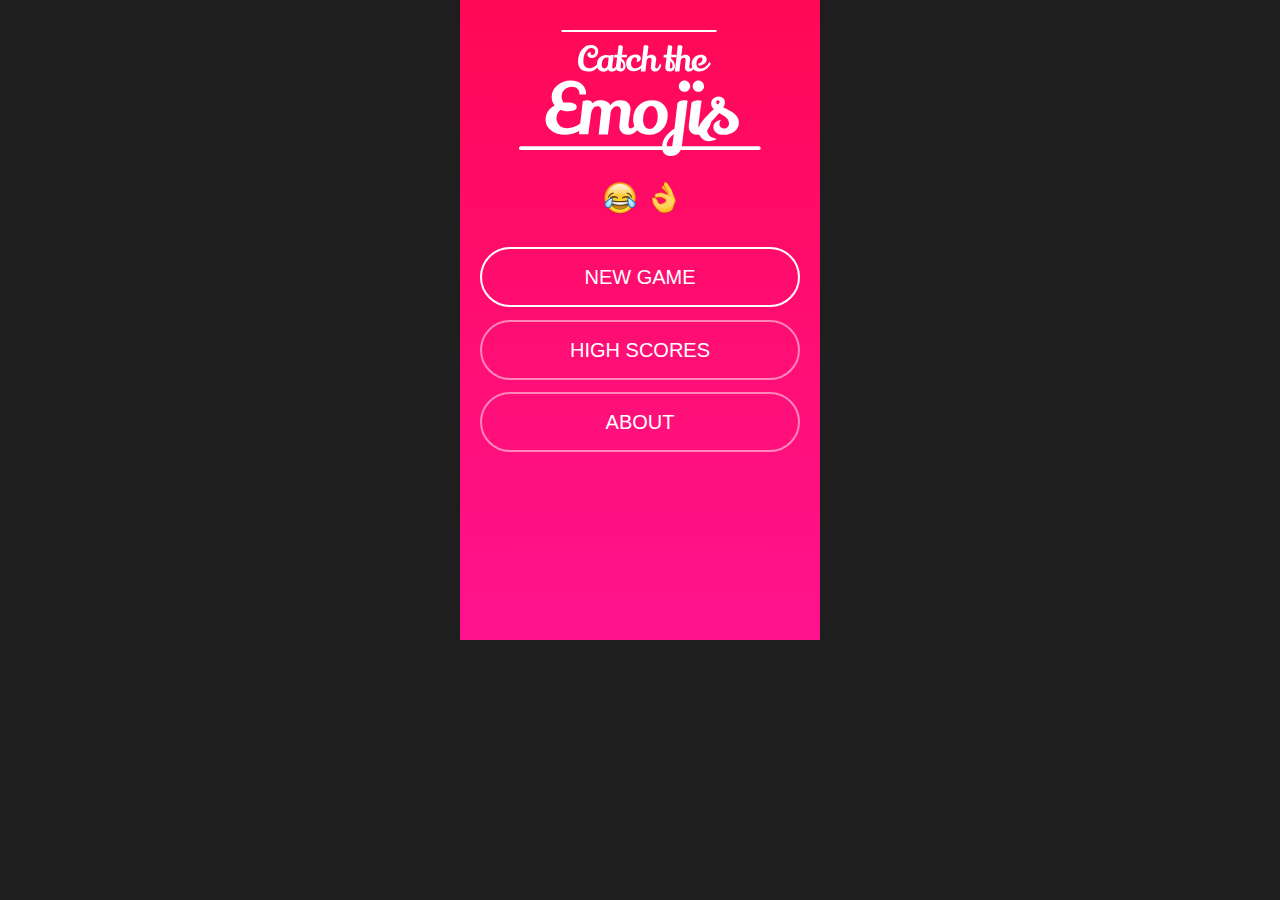
<file: prototypes/6_poc_catch_the_emojis_finale/index.html>
<!DOCTYPE html>
<html lang="en">
<meta charset="UTF-8">
<meta name="viewport" content="width=device-width, initial-scale=1.0, maximum-scale=1.0, user-scalable=no"/>
<meta name="HandheldFriendly" content="true"/>
<meta name="apple-mobile-web-app-capable" content="yes" />
<head>

	<title>Emoji Game</title>
	<link href="style.css" rel="stylesheet">


</head>
<body ontouchstart="">
	<div class="main-wrapper">
		<!-- main menu -->
		<div id="menuCont" class="content-wrapper menu-cont">
			<div class="logo"></div>
			<div class="sec-title-emoji"></div>
			<menu class="menu-buttons-cont">
				<button id="newGameButton" type="button" class="primary-button new-game-button">New Game</button>
				<button id="highScoresButton" type="button" class="primary-button menu-button">High Scores</button>
				<button id="aboutButton" type="button" class="primary-button menu-button">About</button>
			</menu>
		</div>

		<!-- level title -->
		<div id="levelTitleCont" class="content-wrapper level-cont">
			<h2 id="levelNumberTitle" class="level-num">Level 999</h2>
			<h3 id="levelGoalTitle" class="level-goal">Try to catch X emojis in Y seconds.</h3>
			<button id="startLevelButton" type="button" class="primary-button start-level-button" name="button">Start</button>
		</div>

		<!-- game space -->
		<div id="gameSpaceCont" class="content-wrapper game-space-cont">
			<div class="game-header">
				<div class="game-stats-cont">
					<span class="game-stat stat-level">
						<p class="stat-title">Level</p>
						<p id="inGameLevelNum" class="stat-num">999</p>
					</span>
					<span class="game-stat stat-score">
						<p class="stat-title">Score</p>
						<p id="gameScore" class="stat-num">0</p>
					</span>
					<span class="game-stat stat-time">
						<p class="stat-title">Time</p>
						<p id="gameTime" class="stat-num">0</p>
					</span>
				</div>
				<div class="time-progress">
					<div id="progressLine" class="progress-line"></div>
				</div>
			</div>
			<div id="gameSpace" class="game-space">
			</div>
			<button id="pauseGameButton" class="pause-button" type="button" name="button">Pause</button>
		</div>

		<!-- time's up -->
		<div id="timesUpCont" class="content-wrapper times-up-cont">
			<h2 class="pri-title white-text">Time's Up!</h2>
			<h3 id="timesUpDescription" class="sec-title white-text">You catched 16 emoticons, and you had to catch 40 at least to complete this level.</h3>
			<button id="tryAgainButton" type="button" class="primary-button all-white-button">Try Again 👍</button>
			<button id="timesUpEndGameButton" type="button" class="primary-button all-white-button">End Game 😭</button>
		</div>

		<!-- game paused -->
		<div id="gamePausedCont" class="content-wrapper game-pasued-cont">
			<h2 class="pri-title white-text">Game Paused!</h2>
			<h3 id="gamePausedDescription" class="sec-title white-text">You catched 16 of the 40 emoticons you have to catch for this level.</h3>
			<button id="continueGameButton" type="button" class="primary-button all-white-button">Continue 👍</button>
			<button id="gamePauseEndGameButton" type="button" class="primary-button all-white-button">End Game 😭</button>
		</div>

		<!-- level passed -->
		<div id="levelPassedCont" class="content-wrapper level-passed-cont">
			<h2 class="pri-title black-text">You Won!</h2>
			<h3 id="levelPassedDescreption" class="sec-title black-text">You catched all the 30 emoticons!</h3>
			<hr>
			<h3 id="nextLevelDesc" class="sec-title black-text">Now try to catch 40 emoticons.</h3>
			<button id="continueNextLevelButton" type="button" class="primary-button all-black-button">Level 2 👍</button>
		</div>

	</div>

	<!-- logic script -->
	<script src="js/habibiScript.js"></script>
</body>
</html>
</file>
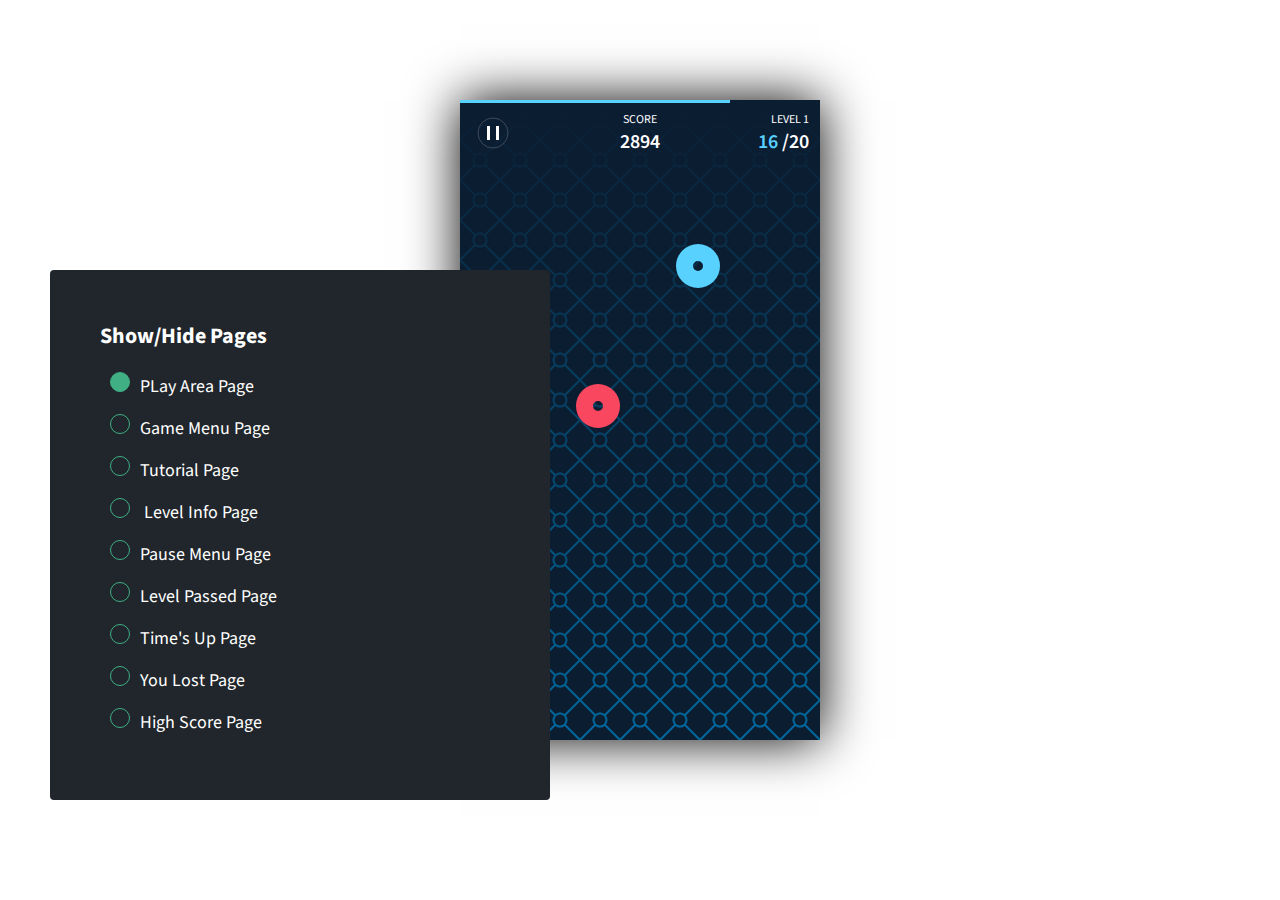
<file: prototypes/8_debugging_panel/index.html>
<!DOCTYPE html>
<html lang="en">
<meta charset="UTF-8">
<meta name="viewport" content="width=device-width, initial-scale=1.0, maximum-scale=1.0, user-scalable=no"/>
<meta name="HandheldFriendly" content="true"/>
<meta name="apple-mobile-web-app-capable" content="yes" />

<link href="https://fonts.googleapis.com/css?family=Source+Sans+Pro:300,400,600" rel="stylesheet">

<head>
	<title>Clicking Game</title>
	<link href="style.css" rel="stylesheet">
</head>
<body ontouchstart="">

	<div class="admin-cp">
		<h4>Show/Hide Pages</h4>
		<label class="vzbltyLabel" for="playAreaPage-toggle">
			<input type="radio" name="pT" class="toggleCheckbox" id="playAreaPage-toggle" checked="checked">PLay Area Page
		</label>
		<label class="vzbltyLabel" for="gameMenuPage-toggle">
			<input type="radio" name="pT" class="toggleCheckbox" id="gameMenuPage-toggle">Game Menu Page
		</label>
		<label class="vzbltyLabel" for="tutorialPage-toggle">
			<input type="radio" name="pT" class="toggleCheckbox" id="tutorialPage-toggle">Tutorial Page
		</label>
		<label class="vzbltyLabel" for="levelInfoPage-toggle">
		<input type="radio" name="pT" class="toggleCheckbox" id="levelInfoPage-toggle">	Level Info Page
		</label>
		<label class="vzbltyLabel" for="pauseMenuPage-toggle">
			<input type="radio" name="pT" class="toggleCheckbox" id="pauseMenuPage-toggle">Pause Menu Page
		</label>
		<label class="vzbltyLabel" for="levelPassedPage-toggle">
			<input type="radio" name="pT" class="toggleCheckbox" id="levelPassedPage-toggle">Level Passed Page
		</label>
		<label class="vzbltyLabel" for="timesUpPage-toggle">
			<input type="radio" name="pT" class="toggleCheckbox" id="timesUpPage-toggle">Time's Up Page
		</label>
		<label class="vzbltyLabel" for="youLostPage-toggle">
			<input type="radio" name="pT" class="toggleCheckbox" id="youLostPage-toggle">You Lost Page
		</label>
		<label class="vzbltyLabel" for="highScorePage-toggle">
			<input type="radio" name="pT" class="toggleCheckbox" id="highScorePage-toggle">High Score Page
		</label>
	</div>

	<div class="main-wrapper">

		<!-- NEW HIGH SCORE PAGE -->
		<div id="pageHighScore" class="page-cont page-high-score page-faded-bg anmtd-grdnt-bg rd-grdnt-bg no-bg">
			<div class="fixed-75w-wrapper">
				<div class="lvl-fnshd-title-cont">
					<div class="lvl-fnshd-icon you-lost-icon"></div>
					<div class="lvl-fnshd-ttl-txt-bld">Game Over</div>
					<div class="lvl-fnshd-ttl-txt-reg">You Lost</div>
				</div>
				<div class="lvl-fnshd-score-cont">
					<div class="lvl-fnshd-score-txt">Score</div>
					<div class="lvl-fnshd-score-nmb mrgn-btm-1em">86</div>
					<div class="lvl-fnshd-score-txt">New High Score</div>
					<div class="lvl-fnshd-highscore-icon"></div>
				</div>
				<div class="sbmt-tryagain-txt">Try again?</div>
				<div class="tpbl-circle c-white submit-circle"></div>
			</div>
		</div>


		<!-- YOU LOST PAGE -->
		<div id="pageYouLost" class="page-cont page-you-lost page-faded-bg anmtd-grdnt-bg rd-grdnt-bg no-bg">
			<div class="fixed-75w-wrapper">
				<div class="lvl-fnshd-title-cont">
					<div class="lvl-fnshd-icon you-lost-icon"></div>
					<div class="lvl-fnshd-ttl-txt-bld">Game Over</div>
					<div class="lvl-fnshd-ttl-txt-reg">You Lost</div>
				</div>
				<div class="lvl-fnshd-score-cont">
					<div class="lvl-fnshd-score-txt">Score</div>
					<div class="lvl-fnshd-score-nmb mrgn-btm-1em">86</div>
					<div class="lvl-fnshd-score-txt">Best Score</div>
					<div class="lvl-fnshd-score-nmb">146</div>
				</div>
				<div class="sbmt-tryagain-txt">Try again?</div>
				<div class="tpbl-circle c-white submit-circle"></div>
			</div>
		</div>


		<!-- TIME'S UP PAGE -->
		<div id="pageTimesUp" class="page-cont page-times-up page-faded-bg anmtd-grdnt-bg rd-grdnt-bg no-bg">
			<div class="fixed-75w-wrapper">
				<div class="lvl-fnshd-title-cont">
					<div class="lvl-fnshd-icon times-up-icon"></div>
					<div class="lvl-fnshd-ttl-txt-bld">Game Over</div>
					<div class="lvl-fnshd-ttl-txt-reg">Time's Up</div>
				</div>
				<div class="lvl-fnshd-score-cont">
					<div class="lvl-fnshd-score-txt">Score</div>
					<div class="lvl-fnshd-score-nmb mrgn-btm-1em">86</div>
					<div class="lvl-fnshd-score-txt">Best Score</div>
					<div class="lvl-fnshd-score-nmb">146</div>
				</div>
				<div class="sbmt-tryagain-txt">Try again?</div>
				<div class="tpbl-circle c-white submit-circle"></div>
			</div>
		</div>


		<!-- LEVEL PASSED PAGE -->
		<div id="pageLevelPassed" class="page-cont page-level-passed page-faded-bg anmtd-grdnt-bg grn-grdnt-bg no-bg">
			<div class="fixed-75w-wrapper">
				<div class="lvl-fnshd-title-cont">
					<div class="lvl-fnshd-icon flag-icon"></div>
					<div class="lvl-fnshd-ttl-txt-reg">Level 2</div>
					<div class="lvl-fnshd-ttl-txt-bld">Passed</div>
				</div>
				<div class="lvl-fnshd-score-cont">
					<div class="lvl-fnshd-score-txt">Score</div>
					<div class="lvl-fnshd-score-nmb">521</div>
				</div>
				<div class="tpbl-circle c-white submit-circle"></div>
			</div>
		</div>


		<!-- GAME PAUSE PAGE -->
		<div id="pagePauseMenu" class="page-cont page-pause-menu page-faded-bg anmtd-grdnt-bg blu-grdnt-bg no-bg">
			<div class="fixed-75w-wrapper">
				<div class="gm-puz-title-cont">
					<div class="puz-icon"></div>
					<div class="gm-puz-title">Game Paused</div>
				</div>
				<div class="lvl-info-cont">
					<div class="lvl-title">Level 2</div>
					<div class="lvl-goals-cont">
						<div class="lvl-taps-cont">
							<div class="lvl-info-taps-icon"></div>
							21/30
						</div>
						<div class="lvl-time-cont">
							<div class="lvl-info-time-icon"></div>
							2/20 Sec.
						</div>
					</div>
				</div>
				<div class="puz-menu-btnz-cont">
					<button class="gm-btn puz-menu-btn pm-rstrt-lvl-btn">Restart Level</button>
					<button class="gm-btn btn-blue puz-menu-btn">Continue</button>
				</div>
			</div>
		</div>


		<!-- GAME LEVEL TITLE PAGE -->
		<div id="pageLevelInfo" class="page-cont page-level-info page-faded-bg">
			<div class="fixed-75w-wrapper">
				<div class="lvl-info-cont">
					<div class="lvl-title">Level 2</div>
					<div class="lvl-goals-cont">
						<div class="lvl-taps-cont">
							<div class="lvl-info-taps-icon"></div>
							30
						</div>
						<div class="lvl-time-cont">
							<div class="lvl-info-time-icon"></div>
							20 Sec.
						</div>
					</div>
				</div>
				<div class="lvl-extra-goals">Avoid the evil circles <div class="tpbl-circle c-red evil-circle"></div></div>
				<div class="tpbl-circle c-white submit-circle"></div>
			</div>
		</div>

		<!-- GAME TUTORIAL PAGE -->
		<div id="pageTutorial" class="page-cont page-tutorial page-faded-bg">
			<div class="fixed-100w-wrapper">
				<div class="tpbl-circle c-blue tut-circle"></div>
				<div class="tut-arrow"></div>
				<h2 class="tut-text">TAP THE CIRCLE<br/>TO START</h2>
			</div>
		</div>


		<!-- GAME MENU PAGE -->
		<div id="pageGameMenu" class="page-cont page-game-menu page-faded-bg">
			<div class="gm-menu-header-cont">
				<div class="tpbl-circle c-blue gm-menu-logo-bg"></div>
				<h1 class="gm-menu-title">TOUCHY TOUCH</h1>
				<h2 class="gm-menu-subtitle">EVERY TOUCH MATTERS</h2>
			</div>
			<div class="gm-menu-btns-cont">
				<button class="gm-btn btn-blue" type="button" name="button">New Game</button>
				<button class="gm-btn" type="button" name="button">Best Score</button>
				<button class="gm-btn" type="button" name="button">About</button>
			</div>
		</div>


		<!-- GAME PLAY AREA PAGE -->
		<div id="pagePlayArea" class="page-cont page-play-area">

			<div class="game-stats-cont">
				<!-- time progress bar -->
				<div class="gm-stats-time-progress"></div>

				<div class="gm-stats-wrapper">
					<!-- pause button -->
					<div class="gm-stats-vcont">
						<button class="gm-stats-pause-button"></button>
					</div>
					<!-- score -->
					<div class="gm-stats-vcont">
						<div class="stat-wrapper">
							<div class="gm-stats-title">Score</div>
							<div class="gm-stats-value">2894</div>
						</div>
					</div>
					<!-- level number -->
					<div class="gm-stats-vcont">
						<div class="stat-wrapper text-align-right">
							<div class="gm-stats-title">Level 1</div>
							<div class="gm-stats-value">
								<span id="gm-stats-tap-count">16</span>
								<span>/20</span>
							</div>
						</div>
					</div>
				</div>

			</div>
			<div class="game-play-area">
				<!-- Where the magic happens -->
				<div id="cBlue" class="tpbl-circle c-blue"></div>
				<div id="cRed" class="tpbl-circle c-red"></div>
			</div>
		</div>

	</div>

	<!-- logic & brain -->
	<script src="js/habibiScript.js"></script>
</body>
</html>
</file>
<file: style/main.css>
@charset "UTF-8";
*, *:before, *:after {
  box-sizing: border-box; }

html {
  font-size: 10px; }

body {
  font-family: 'Titillium Web', sans-serif;
  font-size: 2rem;
  padding: 0;
  margin: 0;
  color: #041525; }

h1, h2, h3, h4, p {
  padding: 0;
  margin: 0; }

.section-home {
  position: relative;
  overflow: hidden; }

.section-home::before {
  content: "";
  position: absolute;
  width: 100%;
  height: 80rem;
  background: url("../images/circles-bg.svg") no-repeat center;
  bottom: -20rem; }

.section-wrapper {
  max-width: 120rem;
  margin: 0 auto;
  padding: 0 1rem; }

.home-section-wrapper {
  text-align: center;
  min-height: 100vh;
  position: relative;
  padding-top: 5rem;
  overflow: hidden; }

.logo-container {
  display: inline-block;
  position: relative;
  margin-bottom: 3rem;
  z-index: 1; }

.logo {
  background: url("../images/logo.svg") no-repeat;
  background-size: contain;
  width: 18rem;
  height: 8.8rem;
  margin: 0 auto;
  top: 0;
  left: 0;
  z-index: 1;
  animation: grow 1.5s infinite cubic-bezier(0.8, -0.45, 0.32, 1.4) alternate;
  cursor: pointer; }

.pulsing-circle {
  width: 9.6rem;
  height: 9.6rem;
  box-shadow: inset 0 0 0 3.2rem #58D1FF;
  border-radius: 50%;
  cursor: pointer;
  position: absolute;
  top: -1.2rem;
  left: 50%;
  transform: translateX(-50%);
  z-index: -1; }

.pulsing-circle::before, .pulsing-circle::after {
  content: "";
  position: absolute;
  width: 100%;
  height: 100%;
  top: 0;
  left: 0;
  border-radius: 50%;
  opacity: 0;
  box-shadow: inset 0 0 0 1px #58D1FF; }

.pulsing-circle::before {
  animation: pulsing 1.5s infinite ease-in-out; }

.pulsing-circle::after {
  animation: pulsing 1.5s 0.4s infinite ease-in-out; }

.home-subtitle {
  font-size: 4.8rem;
  font-weight: 400;
  margin-bottom: 2rem; }

.btns-container {
  display: flex;
  justify-content: center; }

.btn {
  padding: 1.5rem 3rem;
  text-decoration: none;
  border-radius: 2px;
  margin: 0 1.5rem 1rem;
  align-self: baseline;
  font-size: 2.4rem;
  transition: all 0.2s ease;
  min-width: 20%; }

.btn:hover {
  transform: scale(1.02); }

.btn:active {
  transform: none; }

.btn-pink {
  background: #FF2C5B;
  color: #ffffff;
  box-shadow: 0 0 20px 0 rgba(0, 0, 0, 0.25); }

.btn-pink:hover {
  box-shadow: 0 2px 30px 0 rgba(0, 0, 0, 0.25); }

.btn-pink:active {
  background: #DF1E49; }

.btn-outline {
  background: rgba(255, 255, 255, 0.8);
  color: #041525;
  box-shadow: inset 0 0 0 2px #041525; }

.btn-outline:hover {
  box-shadow: inset 0 0 0 2px #FF2C5B; }

.btn-outline:active {
  background: #000;
  box-shadow: inset 0 0 0 2px #041525;
  color: white; }

.screenshots-container {
  margin-top: 3.2rem;
  position: absolute;
  bottom: -3.2rem;
  left: 50%;
  transform: translateX(-50%);
  font-size: 1rem;
  padding-top: 2rem;
  max-height: 50vh;
  width: 100%;
  overflow: hidden; }

.desktop-screenshot {
  background: url("../images/desktop-screenshot.png") center 2rem #041C30 no-repeat;
  background-size: 100%;
  width: 54em;
  height: 54em;
  border-radius: 2px;
  position: relative;
  display: inline-block;
  left: 8rem;
  box-shadow: 0 12px 44px 0 rgba(0, 0, 0, 0.5);
  transition: all ease-in-out 0.3s; }

.desktop-screenshot:hover {
  left: 9rem; }
  .desktop-screenshot:hover .mobile-screenshot {
    left: -18rem; }

.desktop-screenshot::before {
  content: "";
  position: absolute;
  top: 0;
  left: 0;
  width: 100%;
  height: 4rem;
  background: #041525;
  border-radius: 2px 2px 0 0; }

.mobile-screenshot {
  background: #041C30;
  background: url("../images/mobile-screenshot.png") center 2rem #041C30 no-repeat;
  background-size: 100%;
  width: 26rem;
  height: 48rem;
  border-radius: 2px;
  position: absolute;
  top: 9rem;
  left: -16rem;
  box-shadow: 0 12px 44px 0 rgba(0, 0, 0, 0.5);
  transition: all ease-in-out 0.3s; }

.mobile-screenshot::before, .mobile-screenshot::after {
  content: "";
  position: absolute;
  left: 0;
  width: 100%;
  height: 6.4rem;
  background: #041525; }

.mobile-screenshot::before {
  top: 0;
  border-radius: 2px 2px 0 0; }

.mobile-screenshot::after {
  bottom: 0;
  border-radius: 0 0 2px 2px; }

.arrow-down-container {
  background: #ffffff;
  display: block;
  width: 12rem;
  height: 12rem;
  border-radius: 50%;
  position: absolute;
  bottom: 3.2rem;
  left: 50%;
  transform: translateX(-50%);
  z-index: 3;
  transition: all ease-in-out 0.3s;
  cursor: pointer;
  animation: glowing 1.5s infinite ease-in-out alternate; }

.arrow-down-container:hover {
  box-shadow: 0 0px 200px 20px rgba(88, 209, 255, 0.3);
  transform: translateX(-50%) scale(1.1); }

.arrow-down-container:active {
  box-shadow: none; }

.arrow-down-container::before {
  content: "";
  width: 100%;
  height: 100%;
  background: url(../images/arrow-down.svg) no-repeat center;
  position: absolute;
  top: 0;
  left: 0; }

.menu-container {
  width: 100%;
  position: absolute;
  z-index: 3;
  text-align: center;
  font-size: 2.8rem;
  top: calc(100vh + 16rem); }

.menu-container::after {
  content: "";
  position: absolute;
  bottom: 2rem;
  left: 0;
  width: 100%;
  height: 2px;
  background: #FF2C5B;
  z-index: -1; }

.menu {
  list-style: none;
  max-width: 100%;
  margin: 0;
  padding: 0; }

.menu-item {
  display: inline-block;
  padding: 1rem 0.8rem;
  z-index: 1;
  position: relative;
  margin: 0 3rem; }

.menu-item::after {
  content: "";
  width: 100%;
  height: 1rem;
  position: absolute;
  left: 0;
  bottom: 1rem;
  background: #00D3FF;
  z-index: -1;
  opacity: 0;
  transition: all 0.1s ease-in-out; }

.menu-item:hover::after {
  opacity: 1; }

.menu_item_link {
  text-decoration: none;
  color: #041525; }

.menu-item--selected {
  position: relative;
  font-weight: 600; }

.menu-item--selected::after {
  content: "";
  width: 100%;
  height: 1rem;
  position: absolute;
  left: 0;
  bottom: 1rem;
  background: #00D3FF;
  z-index: -1;
  opacity: 1; }

.section-about {
  background: #FAFAFA;
  padding: 5rem 0; }

.section-title {
  text-align: center;
  width: 100%;
  font-size: 9.2rem;
  margin: 0 0 2rem 0;
  padding: 0;
  color: #041525; }

.about-container {
  background: #FFFFFF;
  box-shadow: 0 1px 34px 0 rgba(0, 0, 0, 0.05);
  max-width: 76rem;
  padding: 5rem 10rem;
  margin: 0 auto; }

.about-text {
  margin: 0 0 5rem 0; }

.short-bio-container {
  overflow: auto;
  clear: both; }

.bio-avatar {
  width: 20%;
  background: #FAFAFA;
  background-size: cover;
  float: left;
  min-height: 1em; }

.bio-avatar img {
  max-width: 100%; }

.bio {
  width: 80%;
  float: left;
  padding-left: 2rem; }

.bio-title {
  font-size: 1em; }

.bio-tag-line {
  font-size: 1.8rem;
  font-weight: 400;
  margin-bottom: 2rem; }

.bio-links, .bio-links a {
  font-size: 1.8rem;
  color: rgba(4, 21, 37, 0.7); }

.bio-links a {
  text-decoration: none;
  font-weight: 600; }

.bio-links a:hover {
  text-decoration: underline; }

.section-timeline {
  background: #FAFAFA;
  width: 100%;
  padding: 5rem 0; }

.timeline_cards_container {
  max-width: 82rem;
  margin: 0 auto;
  position: relative;
  overflow: auto;
  z-index: 0; }

.timeline_cards_container::before {
  content: "";
  position: absolute;
  width: 4px;
  height: calc(100% - 16rem);
  top: 6rem;
  left: 5rem;
  background: rgba(0, 0, 0, 0.1);
  z-index: -1; }

.timeline_cards_container::after {
  content: "💩";
  position: absolute;
  width: 6rem;
  height: 6rem;
  left: 2.2rem;
  background: rgba(0, 0, 0, 0.1);
  z-index: -1;
  bottom: 4rem;
  text-align: center;
  border-radius: 50%;
  font-size: 3rem;
  line-height: 6rem;
  transition: all 0.2 ease-in-out; }

.timeline_card {
  overflow: auto;
  width: 100%;
  position: relative;
  margin-bottom: 3rem;
  z-index: 0;
  padding: 3rem;
  min-height: 20rem; }

.timeline_card_link {
  color: #041525; }

.timeline_card_link:hover {
  color: #FF2C5B; }

.timeline_card_image {
  width: 100%;
  min-height: 6rem;
  background-color: #041525; }

.timeline_card_image_container {
  width: 30%;
  max-width: 30%;
  position: absolute;
  top: 6rem;
  z-index: 2;
  box-shadow: 0 1px 34px 0 rgba(0, 0, 0, 0.05);
  background: #FAFAFA;
  transition: all ease-in-out 0.1s; }

.timeline_card_image_container:hover {
  transform: scale(1.05); }

.timeline_card_image_container::before {
  content: "";
  width: 100%;
  height: 100%;
  position: absolute;
  top: 0;
  left: 0;
  background: white;
  opacity: 0.2;
  transition: all ease-in-out 0.2s; }

.timeline_card_image_container:hover.timeline_card_image_container::before {
  opacity: 0; }

.timeline_card_content {
  background: white;
  float: right;
  width: 70%;
  padding: 3rem 3rem 3rem 4rem;
  position: relative;
  z-index: 1;
  box-shadow: 0 1px 34px 0 rgba(0, 0, 0, 0.05); }

.timeline_card_title {
  font-weight: 700; }

.timeline_card_btn {
  display: inline-block;
  text-decoration: none;
  padding: 1rem 3rem;
  border-radius: 2px;
  border: solid 2px #00D3FF;
  font-size: 1.8rem;
  margin-top: 2rem;
  color: #041525; }

.timeline_card_btn:hover {
  border: solid 2px #FF2C5B; }

.timeline_card_btn:active {
  background: #FF2C5B;
  color: white; }

.timeline_card_comment {
  font-size: 1.8rem;
  font-style: italic;
  color: rgba(4, 21, 37, 0.5);
  margin-top: 2rem; }

.timeline_inline_paragraph {
  text-align: center;
  margin-bottom: 4rem;
  font-style: italic;
  color: rgba(0, 0, 0, 0.5);
  padding: 0 10rem; }

.timeline_inline_paragraph:hover {
  font-style: normal;
  color: black; }

.section-credits {
  background: #041525;
  color: white;
  padding: 5rem 0; }

.section-credits h2 {
  color: white;
  margin: 0; }

.credits-subtitle {
  text-align: center;
  color: rgba(255, 255, 255, 0.7); }

.credits-card-container {
  margin: 8rem auto 0; }

.credits-card {
  position: relative;
  z-index: 0;
  margin: 0 auto 5rem;
  max-width: 76rem;
  min-height: 10rem;
  padding-bottom: 3rem;
  border-bottom: solid 1px rgba(255, 255, 255, 0.1); }

.credits-card a {
  color: white; }

.credits-card-avatar {
  border-radius: 50%;
  max-width: 9.6rem;
  position: absolute;
  top: 2rem;
  left: -4.8rem;
  z-index: -1;
  opacity: 0.3;
  transition: all ease-in-out 0.3s; }

.credits-card-avatar:hover {
  opacity: 1;
  z-index: 1;
  transform: scale(1.1);
  border-radius: 2px; }

a.credits-card-name-title {
  color: #00D3FF;
  text-decoration: none;
  font-weight: 600; }

.credits-card-name-title:hover {
  text-decoration: underline; }

/*   responsive habibi   */
@media screen and (max-width: 640px) {
  html {
    font-size: 8px; }

  .home-subtitle {
    font-size: 3.8rem; }

  .about-container {
    padding: 5rem 3rem; }

  .credits-section-wrapper {
    padding: 0 2rem; } }
@keyframes pulsing {
  0% {
    transform: scale(1);
    opacity: 1; }
  100% {
    transform: scale(1.5);
    opacity: 0; } }
@keyframes grow {
  0% {
    transform: scale(1); }
  100% {
    transform: scale(1.1); } }
@keyframes glowing {
  0% {
    box-shadow: 0 0px 200px 20px rgba(88, 209, 255, 0); }
  100% {
    box-shadow: 0 0px 200px 20px rgba(88, 209, 255, 0.5); } }

/*# sourceMappingURL=main.css.map */
</file>
<file: prototypes/1_poc/style.css>
html {
  box-sizing: border-box;
}
*, *:before, *:after {
  box-sizing: inherit;
  transition: all ease 0.5s;
}

body{
  font-family: 'Roboto','Helvetica Neue', 'Lucida Grande', sans-serif;
  position: relative;
}

body, h1,h2,h3, p{
	margin:0;
	padding:0;
}

#main-container {
  background: blue;
  width: 500px;
  height: 500px;
}

#red-box {
  font-size: 60px;
  text-align: center;
  width: 100px;
  height: 100px;
  /*background: rgba(173, 255, 0, 0.18);*/
  position: absolute;
  border-radius: 50%;
  /*top: 500px;*/
  /*left: 100px;*/
  cursor: pointer;
  vertical-align: middle;

  animation: growAnimation 0.2s ease-in-out 0s;
  -webkit-animation: growAnimation 0.2s ease-in-out 0s;
  -moz-animation: growAnimation 0.2s ease-in-out 0s;
}

/* Make me responsive */
@media screen and (max-width: 1000px){

}

/*
  Animation habibi
*/
@-webkit-keyframes growAnimation {
  0%   {
    opacity: 0;
    transform: scale(0);
  }
  100% {
    opacity: 1;
    transform: scale(1.5);
  }
}
@keyframes growAnimation {
  0%   {
    opacity: 0;
    transform: scale(0);
  }
  100% {
    opacity: 1;
    transform: scale(1.5);
  }
}
</file>
<file: prototypes/3_poc_emoji_images_random_sounds/style.css>
html {
  box-sizing: border-box;
}
*, *:before, *:after {
  box-sizing: inherit;
  transition: all ease 0.4s;
}

body{
  font-family: 'Roboto','Helvetica Neue', 'Lucida Grande', sans-serif;
  position: relative;
}

body, h1,h2,h3, p{
	margin:0;
	padding:0;
}

#game-container {
  background: rgba(0,0,0, 0.2);
  min-width: 320px;
  max-width: 1000px;
  min-height: 480px;
  max-height: 1000px;
  width:100%;
  height: 100%;
  position: fixed;
}


#emoticon {
  font-size: 60px;
  text-align: center;
  width: 13.75%;
  position: absolute;
  cursor: pointer;
  vertical-align: middle;

  animation: growAnimation 0.2s cubic-bezier(0.68, -0.55, 0.27, 1.55) 0s;
  -webkit-animation: growAnimation 0.2s cubic-bezier(0.68, -0.55, 0.27, 1.55) 0s;
  -moz-animation: growAnimation 0.2s cubic-bezier(0.68, -0.55, 0.27, 1.55) 0s;
}

.game-info-cont {
  position: fixed;
  bottom: 0;
  width: 100%;
  height: 60px;
  background: rgba(255, 31, 0, 0.32);
}

#clicksDiv, #countDownDiv {
  color: rgb(215, 244, 33);
}
#clicksDiv {
  float: left;
}
#countDownDiv {
   float: right;
}

/* Make me responsive */
@media screen and (max-width: 1000px){
}

/*
  Animation habibi
*/
@-webkit-keyframes growAnimation {
  0%   {
    opacity: 0;
    transform: scale(0);
  }
  100% {
    opacity: 1;
    transform: scale(1.5);
  }
}
@keyframes growAnimation {
  0%   {
    opacity: 0;
    transform: scale(0);
  }
  100% {
    opacity: 1;
    transform: scale(1.5);
  }
}
</file>
<file: prototypes/4_poc_catch_the_emojis/style.css>
html {
  box-sizing: border-box;
}
*, *:before, *:after {
  box-sizing: inherit;
  transition: all ease 0.2s;

  /* Disable text selection/highlighting */
  -webkit-touch-callout: none; /* iOS Safari */
  -webkit-user-select: none;   /* Chrome/Safari/Opera */
  -khtml-user-select: none;    /* Konqueror */
  -moz-user-select: none;      /* Firefox */
  -ms-user-select: none;       /* Internet Explorer/Edge */
  user-select: none;           /* Non-prefixed version, currently not supported by any browser */

  /* Remove Gray Highlight When Tapping Links in Mobile Safari/Chrome */
  -webkit-tap-highlight-color: rgba(0,0,0,0);
}

body{
  font: caption;
  font-family: 'Open Sans', 'Roboto','Helvetica Neue', 'Lucida Grande', sans-serif;
  background: rgb(30, 30, 30);
  font-size: 20px;

  /* always hide scrollbars */
  overflow: hidden;
}

body, h1,h2,h3, p, menu{
	margin:0;
	padding:0;
}

h1 {
  font-size: 52px;
}

h2 {
  font-size: 32px;
}

h3 {
  font-size: 20px;
}

.white-text {
  color: white;
}

.black-text {
  color: black;
}

.main-wrapper {
  background: yellow;
  width: 360px;
  height: 640px;
  margin: 0 auto;
  position: relative;
}

.content-wrapper {
  width: 100%;
  height: 100%;
  position: absolute;;
  top:0;
  left:0;
  text-align: center;
  padding: 0 20px;
}

/* ---------- Pages - [START] ---------- */
.menu-cont { z-index: 0; display: block;}
.level-cont{ z-index: 1; display: none;}
.game-space-cont { z-index: 2; display: none;}
.times-up-cont { z-index: 3; display: none;}
.game-pasued-cont { z-index: 4; display: none;}
.level-passed-cont { z-index: 5; display: none;}
/* ---------- Pages - [END] ---------- */



/* -------------- Main Menu -------------- */
/*Menu Container*/
.menu-cont {
  background-image: linear-gradient(0deg, #FF138E 0%, #FF0855 100%);
  color: white;
  text-align: center;
  overflow: auto;
}

.logo {
  width: 242px;
  height: 132px;
  background: url('images/logo.svg') no-repeat;
  margin: 30px auto 0;
}

.sec-title-emoji {
  width: 72px;
  height: 32px;
  margin: 20px auto 0;
  background: url('images/sec-title-emoji.png') no-repeat;
  background-size: 100%;
}

.menu-buttons-cont {
  margin: 20px auto 0;
}

.primary-button {
  width: 100%;
  height: 60px;
  line-height: 52px;
  font-weight: 400;
  font-size: 20px;
  text-transform: uppercase;
  margin: 4% auto 0;
  border-radius: 30px;
  cursor: pointer;
  outline: none;
  background: none;
}

.menu-button {
  color: white;
  border: 2px solid rgba(255,255,255,0.5);
  cursor: pointer;
  outline: none;
}

.new-game-button {
  border: 2px solid rgba(255,255,255,1);
  color: white;
  cursor: pointer;
  outline: none;
}

.menu-button:active, .new-game-button:active{
  background: white;
  color: #FF0855;
  transform: scale(1.1);
}


/* -------------- Level Title -------------- */
/*Level Title Container*/
.level-cont{
  background: rgba(255,255,255,1);
}

.level-num {
  margin: 60px 0 0 0;
  text-transform: uppercase;
}

.level-goal {
  margin: 10px 0 0 0;
  font-weight: 400;
  color: rgba(0,0,0,0.6);
}

.start-level-button {
  border: solid 2px #FF0855;
  color: #FF0855;
  margin: 60px 0 0 0;
}

.start-level-button:active {
  background: #FF0855;
  color: white;
  transform: scale(1.1);
}

/* -------------- Game Space -------------- */
.game-space-cont {
  background: white;
  padding: 0;
}

/* ----------- Heights for game main screen elemtns ----------- */
.game-header { height: 10%; }
.game-space { height: 80%; }
.pause-button { height: 10%; }
/* ----------------------------------------------------------- */

.game-header {
  color: white;
  position: relative;
}

.game-stats-cont {
  margin: 0 auto;
  background-image: linear-gradient(-90deg, #FF138E 0%, #FF0855 100%);
  height: 94%;
  font-size: 0;
  padding: 2% 0 0 0;
}

.game-stat {
  display: inline-block;
  width: calc(100% / 3);
}

.stat-title {
  font-size: 12px;
}

.stat-num {
  font-size: 18px;
}

.stat-level {
  padding: 0 15% 0 0;
}

.stat-time {
  padding: 0 0 0 15%;
}

.time-progress {
  height: 6%;
}

.progress-line {
  background: #00E3FF;
  /*width: 100%;*/
  height: 100%;
}

.game-space {
  background: white;
  width: 100%;
  position: relative;
}

.pause-button {
  width: 100%;
  border: none;
  background: #00E3FF;
  color: rgba(0,0,0,0.8);
  font-size: 18px;
  outline: none;
  cursor: pointer;
}

.pause-button:active {
  transform: scale(1.1);
  background: #07cae2;
  box-shadow: 0 -10px 50px -10px rgba(7, 202, 226, 0.5);
}

#emoticon {
  font-size: 60px;
  text-align: center;
  width: 13.75%;
  position: absolute;
  cursor: pointer;
  vertical-align: middle;

  animation: growAnimation 0.15s cubic-bezier(0.68, -0.55, 0.27, 1.55) 0s backwards;
  -webkit-animation: growAnimation 0.15s cubic-bezier(0.68, -0.55, 0.27, 1.55) 0s backwards;
  -moz-animation: growAnimation 0.15s cubic-bezier(0.68, -0.55, 0.27, 1.55) 0s backwards;
}

/* -------------- Time's Up -------------- */
.times-up-cont {
  background: rgba(100,0,0,0.9);
}

.pri-title {
  text-transform: uppercase;
  margin: 60px 0 0 0;
}

.sec-title {
  font-weight: 400;
  margin: 10px 0 30px 0;
}

.all-white-button {
  border: 2px solid rgba(255,255,255,1);
  color: white;
  cursor: pointer;
  outline: none;
  margin: 30px auto 0;
}

.all-white-button:active{
  background: white;
  color: #000000;
  transform: scale(1.1);
}

/* -------------- Game Paused -------------- */
.game-pasued-cont {
  background: rgba(0,0,0,0.9);
}

/* -------------- Level Passed -------------- */
.level-passed-cont {
  background: rgba(0,255,150,0.95);
}

.all-black-button {
  border: 2px solid rgba(0,0,0,1);
  color: black;
  cursor: pointer;
  outline: none;
  margin: 30px auto 0;
}

.all-black-button:active{
  background: black;
  color: white;
  transform: scale(1.1);
  box-shadow: 0 10px 50px -10px rgba(0, 0, 0, 0.5);
}


/*
  Animation habibi
*/
@-webkit-keyframes growAnimation {
  0%   {
    opacity: 0;
    transform: scale(0);
  }
  100% {
    opacity: 1;
    transform: scale(1.5);
  }
}
@keyframes growAnimation {
  0%   {
    opacity: 0;
    transform: scale(0);
  }
  100% {
    opacity: 1;
    transform: scale(1.5);
  }
}

/* Make me responsive */
@media screen and (max-width: 640px){
  .main-wrapper {
    width: 100%;
    height:100vh;
    max-height: 100vh;
  }
}
</file>
<file: prototypes/5_poc_sound_pool/style.css>
html {
  box-sizing: border-box;
}
*, *:before, *:after {
  box-sizing: inherit;
  transition: all ease 0.2s;

  /* Disable text selection/highlighting */
  -webkit-touch-callout: none; /* iOS Safari */
  -webkit-user-select: none;   /* Chrome/Safari/Opera */
  -khtml-user-select: none;    /* Konqueror */
  -moz-user-select: none;      /* Firefox */
  -ms-user-select: none;       /* Internet Explorer/Edge */
  user-select: none;           /* Non-prefixed version, currently not supported by any browser */

  /* Remove Gray Highlight When Tapping Links in Mobile Safari/Chrome */
  -webkit-tap-highlight-color: rgba(0,0,0,0);
}

body{
  font: caption;
  font-family: 'Open Sans', 'Roboto','Helvetica Neue', 'Lucida Grande', sans-serif;
  background: rgb(30, 30, 30);
  font-size: 20px;

  /* always hide scrollbars */
  overflow: hidden;
}

body, h1,h2,h3, p, menu{
	margin:0;
	padding:0;
}

h1 {
  font-size: 52px;
}

h2 {
  font-size: 32px;
}

h3 {
  font-size: 20px;
}

.white-text {
  color: white;
}

.black-text {
  color: black;
}

.main-wrapper {
  background: yellow;
  width: 360px;
  height: 640px;
  margin: 0 auto;
  position: relative;
}

.content-wrapper {
  width: 100%;
  height: 100%;
  position: absolute;;
  top:0;
  left:0;
  text-align: center;
  padding: 0 20px;
}

/* ---------- Pages - [START] ---------- */
.menu-cont { z-index: 0; display: none;}
.level-cont{ z-index: 1; display: none;}
.game-space-cont { z-index: 2; display: block;}
.times-up-cont { z-index: 3; display: none;}
.game-pasued-cont { z-index: 4; display: none;}
.level-passed-cont { z-index: 5; display: none;}
/* ---------- Pages - [END] ---------- */



/* -------------- Main Menu -------------- */
/*Menu Container*/
.menu-cont {
  background-image: linear-gradient(0deg, #FF138E 0%, #FF0855 100%);
  color: white;
  text-align: center;
  overflow: auto;
}

.logo {
  width: 242px;
  height: 132px;
  background: url('images/logo.svg') no-repeat;
  margin: 30px auto 0;
}

.sec-title-emoji {
  width: 72px;
  height: 32px;
  margin: 20px auto 0;
  background: url('images/sec-title-emoji.png') no-repeat;
  background-size: 100%;
}

.menu-buttons-cont {
  margin: 20px auto 0;
}

.primary-button {
  width: 100%;
  height: 60px;
  line-height: 52px;
  font-weight: 400;
  font-size: 20px;
  text-transform: uppercase;
  margin: 4% auto 0;
  border-radius: 30px;
  cursor: pointer;
  outline: none;
  background: none;
}

.menu-button {
  color: white;
  border: 2px solid rgba(255,255,255,0.5);
  cursor: pointer;
  outline: none;
}

.new-game-button {
  border: 2px solid rgba(255,255,255,1);
  color: white;
  cursor: pointer;
  outline: none;
}

.menu-button:active, .new-game-button:active{
  background: white;
  color: #FF0855;
  transform: scale(1.1);
}


/* -------------- Level Title -------------- */
/*Level Title Container*/
.level-cont{
  background: rgba(255,255,255,1);
}

.level-num {
  margin: 60px 0 0 0;
  text-transform: uppercase;
}

.level-goal {
  margin: 10px 0 0 0;
  font-weight: 400;
  color: rgba(0,0,0,0.6);
}

.start-level-button {
  border: solid 2px #FF0855;
  color: #FF0855;
  margin: 60px 0 0 0;
}

.start-level-button:active {
  background: #FF0855;
  color: white;
  transform: scale(1.1);
}

/* -------------- Game Space -------------- */
.game-space-cont {
  background: white;
  padding: 0;
}

/* ----------- Heights for game main screen elemtns ----------- */
.game-header { height: 10%; }
.game-space { height: 80%; }
.pause-button { height: 10%; }
/* ----------------------------------------------------------- */

.game-header {
  color: white;
  position: relative;
}

.game-stats-cont {
  margin: 0 auto;
  background-image: linear-gradient(-90deg, #FF138E 0%, #FF0855 100%);
  height: 94%;
  font-size: 0;
  padding: 2% 0 0 0;
}

.game-stat {
  display: inline-block;
  width: calc(100% / 3);
}

.stat-title {
  font-size: 12px;
}

.stat-num {
  font-size: 18px;
}

.stat-level {
  padding: 0 15% 0 0;
}

.stat-time {
  padding: 0 0 0 15%;
}

.time-progress {
  height: 6%;
}

.progress-line {
  background: #00E3FF;
  /*width: 100%;*/
  height: 100%;
}

.game-space {
  background: white;
  width: 100%;
  position: relative;
}

.pause-button {
  width: 100%;
  border: none;
  background: #00E3FF;
  color: rgba(0,0,0,0.8);
  font-size: 18px;
  outline: none;
  cursor: pointer;
}

.pause-button:active {
  transform: scale(1.1);
  background: #07cae2;
  box-shadow: 0 -10px 50px -10px rgba(7, 202, 226, 0.5);
}

#emoticon {
  font-size: 60px;
  text-align: center;
  width: 13.75%;
  position: absolute;
  cursor: pointer;
  vertical-align: middle;

  animation: growAnimation 0.15s cubic-bezier(0.68, -0.55, 0.27, 1.55) 0s backwards;
  -webkit-animation: growAnimation 0.15s cubic-bezier(0.68, -0.55, 0.27, 1.55) 0s backwards;
  -moz-animation: growAnimation 0.15s cubic-bezier(0.68, -0.55, 0.27, 1.55) 0s backwards;
}

/* -------------- Time's Up -------------- */
.times-up-cont {
  background: rgba(100,0,0,0.9);
}

.pri-title {
  text-transform: uppercase;
  margin: 60px 0 0 0;
}

.sec-title {
  font-weight: 400;
  margin: 10px 0 30px 0;
}

.all-white-button {
  border: 2px solid rgba(255,255,255,1);
  color: white;
  cursor: pointer;
  outline: none;
  margin: 30px auto 0;
}

.all-white-button:active{
  background: white;
  color: #000000;
  transform: scale(1.1);
}

/* -------------- Game Paused -------------- */
.game-pasued-cont {
  background: rgba(0,0,0,0.9);
}

/* -------------- Level Passed -------------- */
.level-passed-cont {
  background: rgba(0,255,150,0.95);
}

.all-black-button {
  border: 2px solid rgba(0,0,0,1);
  color: black;
  cursor: pointer;
  outline: none;
  margin: 30px auto 0;
}

.all-black-button:active{
  background: black;
  color: white;
  transform: scale(1.1);
  box-shadow: 0 10px 50px -10px rgba(0, 0, 0, 0.5);
}


/*
  Animation habibi
*/
@-webkit-keyframes growAnimation {
  0%   {
    opacity: 0;
    transform: scale(0);
  }
  100% {
    opacity: 1;
    transform: scale(1.5);
  }
}
@keyframes growAnimation {
  0%   {
    opacity: 0;
    transform: scale(0);
  }
  100% {
    opacity: 1;
    transform: scale(1.5);
  }
}

/* Make me responsive */
@media screen and (max-width: 640px){
  .main-wrapper {
    width: 100%;
    height:100vh;
    max-height: 100vh;
  }
}
</file>
<file: prototypes/6_poc_catch_the_emojis_finale/style.css>
html {
  box-sizing: border-box;
}
*, *:before, *:after {
  box-sizing: inherit;
  transition: all ease 0.2s;

  /* Disable text selection/highlighting */
  -webkit-touch-callout: none; /* iOS Safari */
  -webkit-user-select: none;   /* Chrome/Safari/Opera */
  -khtml-user-select: none;    /* Konqueror */
  -moz-user-select: none;      /* Firefox */
  -ms-user-select: none;       /* Internet Explorer/Edge */
  user-select: none;           /* Non-prefixed version, currently not supported by any browser */

  /* Remove Gray Highlight When Tapping Links in Mobile Safari/Chrome */
  -webkit-tap-highlight-color: rgba(0,0,0,0);
}

body{
  font: caption;
  font-family: 'Open Sans', 'Roboto','Helvetica Neue', 'Lucida Grande', sans-serif;
  background: rgb(30, 30, 30);
  font-size: 20px;

  /* always hide scrollbars */
  overflow: hidden;
}

body, h1,h2,h3, p, menu{
	margin:0;
	padding:0;
}

h1 {
  font-size: 52px;
}

h2 {
  font-size: 32px;
}

h3 {
  font-size: 20px;
}

.white-text {
  color: white;
}

.black-text {
  color: black;
}

.main-wrapper {
  background: yellow;
  width: 360px;
  height: 640px;
  margin: 0 auto;
  position: relative;
}

.content-wrapper {
  width: 100%;
  height: 100%;
  position: absolute;;
  top:0;
  left:0;
  text-align: center;
  padding: 0 20px;
}

/* ---------- Pages - [START] ---------- */
.menu-cont { z-index: 0; display: block;}
.level-cont{ z-index: 1; display: none;}
.game-space-cont { z-index: 2; display: none;}
.times-up-cont { z-index: 3; display: none;}
.game-pasued-cont { z-index: 4; display: none;}
.level-passed-cont { z-index: 5; display: none;}
/* ---------- Pages - [END] ---------- */



/* -------------- Main Menu -------------- */
/*Menu Container*/
.menu-cont {
  background-image: linear-gradient(0deg, #FF138E 0%, #FF0855 100%);
  color: white;
  text-align: center;
  overflow: auto;
}

.logo {
  width: 242px;
  height: 132px;
  background: url('images/logo.svg') no-repeat;
  margin: 30px auto 0;
}

.sec-title-emoji {
  width: 72px;
  height: 32px;
  margin: 20px auto 0;
  background: url('images/sec-title-emoji.png') no-repeat;
  background-size: 100%;
}

.menu-buttons-cont {
  margin: 20px auto 0;
}

.primary-button {
  width: 100%;
  height: 60px;
  line-height: 52px;
  font-weight: 400;
  font-size: 20px;
  text-transform: uppercase;
  margin: 4% auto 0;
  border-radius: 30px;
  cursor: pointer;
  outline: none;
  background: none;
}

.menu-button {
  color: white;
  border: 2px solid rgba(255,255,255,0.5);
  cursor: pointer;
  outline: none;
}

.new-game-button {
  border: 2px solid rgba(255,255,255,1);
  color: white;
  cursor: pointer;
  outline: none;
}

.menu-button:active, .new-game-button:active{
  background: white;
  color: #FF0855;
  transform: scale(1.1);
}


/* -------------- Level Title -------------- */
/*Level Title Container*/
.level-cont{
  background: rgba(255,255,255,1);
}

.level-num {
  margin: 60px 0 0 0;
  text-transform: uppercase;
}

.level-goal {
  margin: 10px 0 0 0;
  font-weight: 400;
  color: rgba(0,0,0,0.6);
}

.start-level-button {
  border: solid 2px #FF0855;
  color: #FF0855;
  margin: 60px 0 0 0;
}

.start-level-button:active {
  background: #FF0855;
  color: white;
  transform: scale(1.1);
}

/* -------------- Game Space -------------- */
.game-space-cont {
  background: white;
  padding: 0;
}

/* ----------- Heights for game main screen elemtns ----------- */
.game-header { height: 10%; }
.game-space { height: 80%; }
.pause-button { height: 10%; }
/* ----------------------------------------------------------- */

.game-header {
  color: white;
  position: relative;
}

.game-stats-cont {
  margin: 0 auto;
  background-image: linear-gradient(-90deg, #FF138E 0%, #FF0855 100%);
  height: 94%;
  font-size: 0;
  padding: 2% 0 0 0;
}

.game-stat {
  display: inline-block;
  width: calc(100% / 3);
}

.stat-title {
  font-size: 12px;
}

.stat-num {
  font-size: 18px;
}

.stat-level {
  padding: 0 15% 0 0;
}

.stat-time {
  padding: 0 0 0 15%;
}

.time-progress {
  height: 6%;
}

.progress-line {
  background: #00E3FF;
  /*width: 100%;*/
  height: 100%;
}

.game-space {
  background: white;
  width: 100%;
  position: relative;
}

.pause-button {
  width: 100%;
  border: none;
  background: #00E3FF;
  color: rgba(0,0,0,0.8);
  font-size: 18px;
  outline: none;
  cursor: pointer;
}

.pause-button:active {
  transform: scale(1.1);
  background: #07cae2;
  box-shadow: 0 -10px 50px -10px rgba(7, 202, 226, 0.5);
}

#emoticon {
  font-size: 60px;
  text-align: center;
  width: 13.75%;
  position: absolute;
  cursor: pointer;
  vertical-align: middle;

  animation: growAnimation 0.15s cubic-bezier(0.68, -0.55, 0.27, 1.55) 0s backwards;
  -webkit-animation: growAnimation 0.15s cubic-bezier(0.68, -0.55, 0.27, 1.55) 0s backwards;
  -moz-animation: growAnimation 0.15s cubic-bezier(0.68, -0.55, 0.27, 1.55) 0s backwards;
}

/* -------------- Time's Up -------------- */
.times-up-cont {
  background: rgba(100,0,0,0.9);
}

.pri-title {
  text-transform: uppercase;
  margin: 60px 0 0 0;
}

.sec-title {
  font-weight: 400;
  margin: 10px 0 30px 0;
}

.all-white-button {
  border: 2px solid rgba(255,255,255,1);
  color: white;
  cursor: pointer;
  outline: none;
  margin: 30px auto 0;
}

.all-white-button:active{
  background: white;
  color: #000000;
  transform: scale(1.1);
}

/* -------------- Game Paused -------------- */
.game-pasued-cont {
  background: rgba(0,0,0,0.9);
}

/* -------------- Level Passed -------------- */
.level-passed-cont {
  background: rgba(0,255,150,0.95);
}

.all-black-button {
  border: 2px solid rgba(0,0,0,1);
  color: black;
  cursor: pointer;
  outline: none;
  margin: 30px auto 0;
}

.all-black-button:active{
  background: black;
  color: white;
  transform: scale(1.1);
  box-shadow: 0 10px 50px -10px rgba(0, 0, 0, 0.5);
}


/*
  Animation habibi
*/
@-webkit-keyframes growAnimation {
  0%   {
    opacity: 0;
    transform: scale(0);
  }
  100% {
    opacity: 1;
    transform: scale(1.5);
  }
}
@keyframes growAnimation {
  0%   {
    opacity: 0;
    transform: scale(0);
  }
  100% {
    opacity: 1;
    transform: scale(1.5);
  }
}

/* Make me responsive */
@media screen and (max-width: 640px){
  .main-wrapper {
    width: 100%;
    height:100vh;
    max-height: 100vh;
  }
}
</file>
<file: play/style.css>
html {
  box-sizing: border-box;
  font-size: 62.5%; /* reseting base font-size to 10px */
}
*, *:before, *:after {
  box-sizing: inherit;

  /* Disable text selection/highlighting */
  -webkit-touch-callout: none; /* iOS Safari */
  -webkit-user-select: none;   /* Chrome/Safari/Opera */
  -khtml-user-select: none;    /* Konqueror */
  -moz-user-select: none;      /* Firefox */
  -ms-user-select: none;       /* Internet Explorer/Edge */
  user-select: none;           /* Non-prefixed version, currently not supported by any browser */

  /* Remove Gray Highlight When Tapping Links in Mobile Safari/Chrome */
  -webkit-tap-highlight-color: rgba(0,0,0,0);
  outline: none;
}

*:hover, *:active {
  transition: all ease 0.2s;
}

body{
  font-family: 'Source Sans Pro', sans-serif;
  font-size: 2.2rem; /* base font size is 22px */
  background: #0B1D31;
  color: white;
  overflow: hidden; /* always hide scrollbars */
  text-transform: uppercase;
  text-align: center;
}

body, h1,h2,h3, p, menu, button{
	margin:0;
	padding:0;
}

a {
  color: #58D1FF;
  text-decoration: none;
  padding: 10px 0;
  display: inline-block;
}

hr {
  border: none;
  border-bottom: 1px solid rgba(255,255,255,0.3);
  margin-bottom: 1em;
}


.txt-bold {
  font-weight: 600;
}

.text-align-right {
  text-align: right;
}

.main-wrapper {
  background: url('images/backgroundPattern.svg') repeat rgb(11, 29, 49);
  width: 100%;
  max-width: 640px;
  height: 640px;
  box-shadow: 0 0 250px 0 rgba(0,0,0,0.4);
  position: absolute;
  top: 50%;
  left: 50%;
  transform: translate(-50%,-50%);
}

.fixed-100w-wrapper {
  position: absolute;
  width: 100%;
  top: 50%;
  transform: translateY(-50%);
}

.fixed-75w-wrapper {
  width: 75%;
  position: absolute;
  top: 50%;
  left: 50%;
  transform: translate(-50%,-50%);
  text-align: center;
}


.page-cont {
  width: 100%;
  height: 100%;
  position: absolute;
}

/* ------ Different backgrounds for the pages ------ */

.page-faded-bg::before {
  content: "";
  position: absolute;
  width: 100%;
  height: 100%;
  top: 0;
  left: 0;
  z-index: -2;
  background: rgba(11, 29, 49, 0.9);
}

/* ::after - Animated Gradient Background */
.anmtd-grdnt-bg::after {
  content: "";
  position: absolute;
  width: 100%;
  height: 100%;
  top: 0;
  left: 0;
  z-index: -1;
  animation: anmtdOpcty 2s alternate infinite ease-in-out;
  -webkit-animation: anmtdOpcty 2s alternate infinite ease-in-out;
  -moz-animation: anmtdOpcty 2s alternate infinite ease-in-out;
  -o-animation: anmtdOpcty 2s alternate infinite ease-in-out;
}

/* Blue Background Gradient */
.blu-grdnt-bg::after {
  background-image: -webkit-linear-gradient(270deg, rgba(11,29,48,0.00) 0%, rgba(88,209,255,0.35) 100%);
  background-image: -o-linear-gradient(270deg, rgba(11,29,48,0.00) 0%, rgba(88,209,255,0.35) 100%);
  background-image: linear-gradient(0deg, rgba(11,29,48,0.00) 0%, rgba(88,209,255,0.35) 100%);
}

/* Red Background Gradient */
.rd-grdnt-bg::after {
  background-image: -webkit-linear-gradient(270deg, rgba(11,29,48,0.00) 0%, rgba(255,19,68,0.35) 100%);
  background-image: -o-linear-gradient(270deg, rgba(11,29,48,0.00) 0%, rgba(255,19,68,0.35) 100%);
  background-image: linear-gradient(0deg, rgba(11,29,48,0.00) 0%, rgba(255,19,68,0.35) 100%);
}

/* Green Background Gradient */
.grn-grdnt-bg::after {
  background-image: -webkit-linear-gradient(270deg, rgba(11,29,48,0.00) 0%, rgba(0,255,107,0.35) 100%);
  background-image: -o-linear-gradient(270deg, rgba(11,29,48,0.00) 0%, rgba(0,255,107,0.35) 100%);
  background-image: linear-gradient(0deg, rgba(11,29,48,0.00) 0%, rgba(0,255,107,0.35) 100%);
}


/* Remove any background */
.no-bg {
  background: none;
}

/* ------ ALL PAGES ------ */
.page-splash { z-index: 10; display: block; }
.page-game-menu { z-index: 9; display: none; }
.page-about { z-index: 8; display: none; }
.page-high-score { z-index: 7; display: none; }
.page-tutorial { z-index: 6; display: none; }
.page-play-delay { z-index: 5; display: none; }
.page-play-area { z-index: 4; display: none; }
.page-pause-menu { z-index: 3; display: none; }
.page-you-lost { z-index: 2; display: none; }
.page-level-passed { z-index: 1; display: none; }
/*  -------- Game play area page -------- */

.credits-cont {
  text-align: center;
  height: 4em;
  line-height: 2;
  overflow: hidden;
  margin-top: 0.2em;
}

.credits-list {
  padding: 3em 0;
}


#playDelayNum {
  font-size: 10rem;
}

.page-play-delay {
  /*background: ;*/
}

.page-play-area::after {
  content: "";
  position: absolute;
  width: 100%;
  height: 100%;
  top: 0;
  left: 0;
  z-index: -1;
  background-image: -webkit-linear-gradient(#0B1D31 0%, rgba(11,29,49,0.5) 50%);
  background-image: -o-linear-gradient(#0B1D31 0%, rgba(11,29,49,0.5) 50%);
  background-image: linear-gradient(#0B1D31 0%, rgba(11,29,49,0.5) 50%);
}

.game-stats-cont {
  width: 100%;
  height: 10%;
  margin: 0 auto;
  position: relative;
}

.gm-stats-time-progress {
  background: #58D1FF;
  width: 100%;
  height: 4%;
  transition: all ease 0.2s;
}

.gm-stats-wrapper {
  width: 94%;
  height: 96%;
  margin: 0 auto;
  position: relative;
}

.gm-stats-vcont {
  height: 100%;
  display: inline-block;
  text-align: center;
  float:left;
  width: calc(100%/3);
  position: relative;
}

.gm-stats-pause-button {
  width: 44px;
  height: 100%;
  border: none;
  background: url('images/pauseIconSmall.svg') center no-repeat;
  float: left;
}
.gm-stats-pause-button:active {
  transform: scale(2);
}

.gm-stats-tap-count {
  display: inline-block;
  color: #58D1FF;
}

.stat-wrapper {
  width: 100%;
  position: absolute;
  top: 50%;
  transform: translateY(-50%);
}

.gm-stats-title {
  width: 100%;
  font-size: 1.2rem;
}

.gm-stats-value {
  width: 100%;
  font-size: 2rem;
  font-weight: 600;
}


/*   game play area   */
.game-space {
  width: 100%;
  height: 90%;
  position: relative;
  overflow: hidden;
}

/* Tappable circles */
.tpbl-circle {
  width: 44px;
  height: 44px;
  position: absolute;
  border-radius: 50%;
  z-index: 0;
  cursor: pointer;
}
.tpbl-circle::before, .tpbl-circle::after {
  content: "";
  position: absolute;
  top: 0;
  left: 0;
  width: 100%;
  height: 100%;
  border-radius: 50%;
  animation: beating 1.5s infinite ease-in-out;
  -webkit-animation: beating 1.5s infinite ease-in-out;
  -moz-animation: beating 1.5s infinite ease-in-out;
  -o-animation: beating 1.5s infinite ease-in-out;
  opacity: 0;
  z-index: -1;
}
.tpbl-circle::after {
  animation: beating 1.5s 0.4s infinite ease-in-out;
  -webkit-animation: beating 1.5s 0.4s infinite ease-in-out;
  -moz-animation: beating 1.5s 0.4s infinite ease-in-out;
  -o-animation: beating 1.5s 0.4s infinite ease-in-out;
}
.tpbl-circle:active {
  transform: scale(2);
}

.c-blue {
  box-shadow: inset 0 0 0 17px #58D1FF;
  z-index: 3;
}
.c-blue::before, .c-blue::after {
  box-shadow: inset 0 0 0 2px #58D1FF;
}

.c-red {
  box-shadow: inset 0 0 0 17px #FA4760;
  z-index: 2;
}
.c-red::before, .c-red::after {
  box-shadow: inset 0 0 0 2px #FA4760;
}

.c-white {
  box-shadow: inset 0 0 0 17px #ffffff;
}
.c-white::before, .c-white::after {
  box-shadow: inset 0 0 0 2px #ffffff;
}

.sbmt-tryagain-txt {
  width: 100%;
  margin: 0 0 0.75em 0;
}
.submit-circle {
  display:block;
  position: relative;
  margin: 0 auto;
}

.evil-circle, .good-circle {
  transform: scale(0);
  cursor: pointer;
  background: rgba(0,0,0,0.5);
}

/* -------- Splash Screen -------- */
.splash-screen-logo {
  position: relative;
  margin: 0 auto 1.5em;
  width: 3.5em;
  height: 3.5em;
  box-shadow: inset 0 0 0 1.4em;
}


/*  -------- Game menu page -------- */

.page-game-menu {
  background: url('images/backgroundPattern.svg') repeat rgb(11, 29, 49);
}

.gm-menu-header-cont {
  height: 50%;
  font-size: 1em;
  margin: 0 0 1.5em 0;
}

.gm-menu-logo-bg {
  position: relative;
  margin: 0 auto 1.5em;
  width: 3.5em;
  height: 3.5em;
  box-shadow: inset 0 0 0 1.4em #58D1FF;
}

.gm-menu-logo-bg::before, .gm-menu-logo-bg::after {
  box-shadow: inset 0 0 0 2px #58D1FF;
}

.gm-menu-title, .gm-menu-subtitle {
  text-align: center;
  width: 100%;
}
.gm-menu-title {
  font-size: 1.45454545454545em;
  font-weight: 600;
}

.gm-menu-subtitle {
  font-size: 1em;
  font-weight: 400;
  color: #58D1FF;
}

.gm-btn {
  display: block;
  width: 100%;
  background: none;
  border: none;
  font-size: 1em;
  color: white;
  padding: 0.8em 0;
  border-radius: 3em;
  margin: 0 auto 0.9em;
  font-weight: 300;
  border: 2px solid white;
  text-transform: uppercase;
  cursor: pointer;
}
.gm-btn:active {
  transform: scale(1.1);
  background: white;
  color: rgba(11, 29, 49, 1);
  box-shadow: 0 0 20px 0 rgba(0,0,0,0.5);
}

.btn-blue {
  border-color: #58D1FF;
  font-weight: 600;
}
.btn-blue:active {
  background: #58D1FF;
}


/* Game Tutorial page */
.page-tutorial {
  background: url('images/backgroundPattern.svg') repeat rgb(11, 29, 49);
  position: relative;
}

.tut-circle {
  position: relative;
  margin: 0 auto;
}

.tut-arrow {
  height: 4em; /* 22px * 4 = 88px */
  width: 100%;
  background: url('images/tapsIcon.svg') center center no-repeat;
  animation: anmtdBG 0.5s alternate infinite cubic-bezier(0.4, 0, 0.2, 1);
  -webkit-animation: anmtdBG 0.5s alternate infinite cubic-bezier(0.4, 0, 0.2, 1);
  -moz-animation: anmtdBG 0.5s alternate infinite cubic-bezier(0.4, 0, 0.2, 1);
  -o-animation: anmtdBG 0.5s alternate infinite cubic-bezier(0.4, 0, 0.2, 1);
}

.tut-text {
  font-size: 1em;
  font-weight: 400;
  text-align: center;
  width: 100%;
}


.lvl-title {
  border-bottom: solid 2px rgba(255, 255, 255, 0.3);
  padding: 0.75em 0;
}

.lvl-goals-cont {
  overflow: hidden;
}

.lvl-taps-cont, .lvl-time-cont {
  width: 50%;
  height: 100%;
  float: left;
  padding: 0.75em 0;
}

.lvl-taps-cont {
  border-right: solid 1px rgba(255, 255, 255, 0.3);
}

.lvl-info-taps-icon, .lvl-info-time-icon {
  width: 100%;
  height: 32px;
  margin: 0 auto 0.4545454545em; /* 0.4545454545 is 10px which came from 10/22 */
}

.lvl-info-taps-icon {
  background: url('images/tapsIcon.svg') center no-repeat;
}

.lvl-time-cont {
  border-left: solid 1px rgba(255, 255, 255, 0.3);
}

.lvl-info-time-icon {
  background: url('images/timeIcon.svg') center no-repeat;
}

.lvl-extra-goals {
  font-size: 0.8em;
  margin: 0 0 2em 0;
}

.lvl-extra-goals-circle{
  position: relative;
  display: inline-block;
  transform: scale(0.5);
  vertical-align: middle;
  animation: none;
}
.lvl-extra-goals-circle:active {
  transform: scale(0.5);
}


/* GAME PAUSE MENU PAGE */
.gm-puz-title-cont {
  margin: 0 0 1.5em 0;
}

.puz-icon {
  background: url('images/pauseIconLarge.svg') no-repeat center;
  height: 48px;
  width: 100%;
  margin: 0 0 0.3em 0;
}

.gm-puz-title {
  font-size: 1.4545454545em; /* 32px */
}

/* LEVEL PASSED PAGE */
.page-level-passed {
}

.info-screen-title-cont {
  margin: 0 0 0.75em 0;
}

.info-screen-icon {
  width: 100%;
  height: 48px;
  margin: 0 0 0.75em 0;
}

.flag-icon {
  background: url('images/flagIcon.svg') no-repeat center;
}


.info-screen-ttl-txt-reg, .info-screen-ttl-txt-bld {
  font-size: 1.4545454545em;
}
.info-screen-ttl-txt-reg {
  font-weight: 300;
}

.info-screen-ttl-txt-bld {
  font-weight: 600;
}

.info-screen-txt-cont {
  border-top: 1px solid rgba(255,255,255,0.3);
  border-bottom: 1px solid rgba(255,255,255,0.3);
  padding: 0.75em 0;
  margin: 0 0 1em 0;
}

.lvl-fnshd-score-nmb {
  font-size: 1.4545454545em;
  font-weight: 600;
}


/* LEVEL PASSED & GAME OVER PAGES */

.times-up-icon {
  background: url('images/watchIcon.svg') no-repeat center;
}

.you-lost-icon {
  background: url('images/bugIcon.svg') no-repeat center;
}

.lvl-fnshd-highscore-icon {
  background: url('images/gemIcon.svg') no-repeat center;
  width: 100%;
  height: 24px;
  margin-top: 0.5em;
}

/* =================== ADMIN CONTROL PANEL =================== */
.admin-cp {
  background: rgba(0, 0, 0, 0.5);
  position: absolute;
  bottom: 20px;
  right: 20px;
  z-index: 99999;
  width: 300px;
  text-transform: none;
  padding: 20px;
  border-radius: 4px;
  text-align: left;

  display: none;
}
.admin-cp h4 {
  margin: 0 0 20px 0;
}

.hidden {
  display: none;
}

.admin-cp-button {
  width: 100%;
  padding: 15px 0;
  border: none;
  border-radius: 5px;
  border: 1px solid white;
  background: none;
  color: white;
  font-size: 14px;
  cursor: pointer;
}
.admin-cp-button:hover {
  background: white;
  color: #000;
}
.admin-cp-button:active {
  padding: 12px 0 8px 0;
}

.vzbltyLabel {
  display: inline-block;
  width: 100%;
  margin: 15px 0 0 0;
  font-size: 18px;
  cursor: pointer;
}

.toggleCheckbox {
  position: relative;
  width: 20px;
  height: 20px;
  visibility: hidden;
  margin: 0 10px 0 0;
}
.toggleCheckbox::before {
  visibility: visible;
  content: "";
  width: 20px;
  height: 20px;
  position: absolute;
  top: 0;
  left: 0;
  border-radius: 50%;
  border: solid 1px rgb(255, 255, 255);
}
.toggleCheckbox:checked::before {
  background: rgb(255, 255, 255);
}
/* ========================================================== */

/*-------------------------------------------------------------------------------*/
/*  animation habibi's  */
@keyframes beating {
  0% {
    transform: scale(1);
    opacity: 1;
  }
  100% {
    transform: scale(1.6);
    opacity; 0;
  }
}

@keyframes anmtdBG {
  0% {
    background-position: center 0.5em;
  }
  100% {
    background-position: center 1.5em;
  }
}

@keyframes anmtdOpcty {
  0% {
    opacity: 1;
  }
  100% {
    opacity: 0.5;
  }
}

@keyframes shrink {
  0% {
    transform: scale(1);
  }
  100% {
    transform: scale(0);
  }
}

@keyframes grow {
  0% {
    transform: scale(0);
  }
  50% {
    transform: scale(2);
  }
  100% {
    transform: scale(1);
  }
}
.grow-animation {
  animation: grow .2s ease-in-out forwards;
}

@keyframes burst {
  0% {
    transform: scale(0);
    opacity: 1;
  }
  50% {
    transform: scale(5);
    opacity: 0;
  }
  100% {
    transform: scale(1);
    opacity: 1;
  }
}
.burst-animation {
  animation: burst 0.25s ease-in-out;
}

@keyframes switchColors {
  0% {
  background-color: #FA4760;
  }
  100% {
    background-color: #58D1FF;
  }
}
.switchColors-animation {
  animation: switchColors 0.2s ease-in-out infinite alternate;
}

@keyframes fadeOut {
  0% {
    opacity: 1;
  }
  100% {
    opacity: 0;
    display: none;
  }
}
.fadeOut-animation {
  animation: fadeOut 0.5s 1s ease-in-out forwards;
}


@keyframes moveUp {
  0% {
    margin-top: 0;
  }
  100% {
    margin-top: -20em;
  }
}
.moveUpFadeOut-animation {
  animation: fadeOut 0.5s 0.5s ease-in-out forwards,
  moveUp 0.5s 0.5s ease-in-out forwards;
}

/*   responsive habibi   */
@media screen and (max-width: 640px) {
  .main-wrapper {
    margin: 0;
    width: 100%;
    max-width: 100%;
    height: 100vh;
    max-height: 100vh;
  }
  .admin-cp {
    display: none;
  }
}

@media screen and (max-height: 480px) {
  body {
    font-size: 1.6rem;
  }
}
</file>
<file: prototypes/8_debugging_panel/style.css>
html {
  box-sizing: border-box;
  font-size: 62.5%; /* reseting base font-size to 10px */
}
*, *:before, *:after {
  box-sizing: inherit;
  /*transition: all ease 0.2s;*/

  /* Disable text selection/highlighting */
  -webkit-touch-callout: none; /* iOS Safari */
  -webkit-user-select: none;   /* Chrome/Safari/Opera */
  -khtml-user-select: none;    /* Konqueror */
  -moz-user-select: none;      /* Firefox */
  -ms-user-select: none;       /* Internet Explorer/Edge */
  user-select: none;           /* Non-prefixed version, currently not supported by any browser */

  /* Remove Gray Highlight When Tapping Links in Mobile Safari/Chrome */
  -webkit-tap-highlight-color: rgba(0,0,0,0);
  outline: none;
}

body{
  font-family: 'Source Sans Pro', sans-serif;
  font-size: 2.2rem; /* base font size is 22px */
  background: #ffffff;
  color: white;
  overflow: hidden; /* always hide scrollbars */
  text-transform: uppercase;
  text-align: center;
}

body, h1,h2,h3, p, menu, button{
	margin:0;
	padding:0;
}

.text-align-right {
  text-align: right;
}

.main-wrapper {
  background: url('images/backgroundPattern.svg') repeat rgb(11, 29, 49);
  width: 100%;
  max-width: 360px;
  height: 640px;
  margin: 100px auto;
  box-shadow: 0 0 50px 0 #000000;
  position: relative;
}

.fixed-100w-wrapper {
  position: absolute;
  width: 100%;
  top: 50%;
  transform: translateY(-50%);
}

.fixed-75w-wrapper {
  width: 75%;
  position: absolute;
  top: 50%;
  left: 50%;
  transform: translate(-50%,-50%);
  text-align: center;
}


.page-cont {
  width: 100%;
  height: 100%;
  position: absolute;
  background: url('images/backgroundPattern.svg') repeat rgb(11, 29, 49);
}

/* ------ Different backgrounds for the pages ------ */
.page-faded-bg::before {
  content: "";
  position: absolute;
  width: 100%;
  height: 100%;
  top: 0;
  left: 0;
  z-index: -2;
  background: rgba(11, 29, 49, 0.9);
}

/* ::after - Animated Gradient Background */
.anmtd-grdnt-bg::after {
  content: "";
  position: absolute;
  width: 100%;
  height: 100%;
  top: 0;
  left: 0;
  z-index: -1;
  animation: anmtdOpcty 2s alternate infinite ease-in-out;
  -webkit-animation: anmtdOpcty 2s alternate infinite ease-in-out;
  -moz-animation: anmtdOpcty 2s alternate infinite ease-in-out;
  -o-animation: anmtdOpcty 2s alternate infinite ease-in-out;
}

/* Blue Background Gradient */
.blu-grdnt-bg::after {
  background-image: -webkit-linear-gradient(270deg, rgba(11,29,48,0.00) 0%, rgba(88,209,255,0.35) 100%);
  background-image: -o-linear-gradient(270deg, rgba(11,29,48,0.00) 0%, rgba(88,209,255,0.35) 100%);
  background-image: linear-gradient(0deg, rgba(11,29,48,0.00) 0%, rgba(88,209,255,0.35) 100%);
}

/* Red Background Gradient */
.rd-grdnt-bg::after {
  background-image: -webkit-linear-gradient(270deg, rgba(11,29,48,0.00) 0%, rgba(255,19,68,0.35) 100%);
  background-image: -o-linear-gradient(270deg, rgba(11,29,48,0.00) 0%, rgba(255,19,68,0.35) 100%);
  background-image: linear-gradient(0deg, rgba(11,29,48,0.00) 0%, rgba(255,19,68,0.35) 100%);
}

/* Green Background Gradient */
.grn-grdnt-bg::after {
  background-image: -webkit-linear-gradient(270deg, rgba(11,29,48,0.00) 0%, rgba(0,255,107,0.35) 100%);
  background-image: -o-linear-gradient(270deg, rgba(11,29,48,0.00) 0%, rgba(0,255,107,0.35) 100%);
  background-image: linear-gradient(0deg, rgba(11,29,48,0.00) 0%, rgba(0,255,107,0.35) 100%);
}


/* Remove any background */
.no-bg {
  background: none;
}

.mrgn-btm-1em {
  margin-bottom: 1em;
}

/* ------ ALL PAGES ------ */
.page-play-area { z-index: 1; display: block; }
.page-game-menu { z-index: 2; display: none; }
.page-tutorial { z-index: 3; display: none; }
.page-level-info { z-index: 4; display: none; }
.page-pause-menu { z-index: 5; display: none; }
.page-level-passed { z-index: 6; display: none; }
.page-times-up { z-index: 7; display: none; }
.page-you-lost { z-index: 8; display: none; }
.page-high-score { z-index: 9; display: none; }
/*  -------- Game play area page -------- */
.page-play-area {
}

.page-play-area::after {
  content: "";
  position: absolute;
  width: 100%;
  height: 100%;
  top: 0;
  left: 0;
  z-index: -1;
  background-image: -webkit-linear-gradient(#0B1D31 0%, rgba(11,29,49,0.00) 100%);
  background-image: -o-linear-gradient(#0B1D31 0%, rgba(11,29,49,0.00) 100%);
  background-image: linear-gradient(#0B1D31 0%, rgba(11,29,49,0.00) 100%);
}

.game-stats-cont {
  width: 100%;
  height: 10%;
  margin: 0 auto;
  position: relative;
}

.gm-stats-time-progress {
  background: #58D1FF;
  width: 75%;
  height: 4%;
}

.gm-stats-wrapper {
  width: 94%;
  height: 96%;
  margin: 0 auto;
  position: relative;
}

.gm-stats-vcont {
  height: 100%;
  display: inline-block;
  text-align: center;
  float:left;
  width: calc(100%/3);
  position: relative;
}

.gm-stats-pause-button {
  width: 44px;
  height: 100%;
  border: none;
  background: url('images/pauseIconSmall.svg') center no-repeat;
  float: left;
}
.gm-stats-pause-button:active {
  transform: scale(2);
}

#gm-stats-tap-count {
  color: #58D1FF;
}

.stat-wrapper {
  width: 100%;
  position: absolute;
  top: 50%;
  transform: translateY(-50%);
}

.gm-stats-title {
  width: 100%;
  font-size: 1.2rem;
}

.gm-stats-value {
  width: 100%;
  font-size: 2rem;
  font-weight: 600;
}


/*   game play area   */
.game-play-area {
  width: 100%;
  height: 90%;
  position: relative;
  overflow: hidden;
}

/* Tappable circles */
.tpbl-circle {
  width: 44px;
  height: 44px;
  position: absolute;
  border-radius: 50%;
  z-index: 0;
}
.tpbl-circle::before, .tpbl-circle::after {
  content: "";
  position: absolute;
  top: 0;
  left: 0;
  width: 100%;
  height: 100%;
  border-radius: 50%;
  animation: beating 1.5s infinite ease-in-out;
  -webkit-animation: beating 1.5s infinite ease-in-out;
  -moz-animation: beating 1.5s infinite ease-in-out;
  -o-animation: beating 1.5s infinite ease-in-out;
  opacity: 0;
  z-index: -1;
}
.tpbl-circle::after {
  animation: beating 1.5s 0.4s infinite ease-in-out;
  -webkit-animation: beating 1.5s 0.4s infinite ease-in-out;
  -moz-animation: beating 1.5s 0.4s infinite ease-in-out;
  -o-animation: beating 1.5s 0.4s infinite ease-in-out;
}
.tpbl-circle:active {
  transform: scale(2);
}

.c-blue {
  box-shadow: inset 0 0 0 17px #58D1FF;
}
.c-blue::before, .c-blue::after {
  box-shadow: inset 0 0 0 2px #58D1FF;
}
#cBlue {
  top: 80px;
  left: 216px;
}

.c-red {
  box-shadow: inset 0 0 0 17px #FA4760;
}
.c-red::before, .c-red::after {
  box-shadow: inset 0 0 0 2px #FA4760;
}
#cRed {
  top:220px;
  left: 116px;
}

.c-white {
  box-shadow: inset 0 0 0 17px #ffffff;
}
.c-white::before, .c-white::after {
  box-shadow: inset 0 0 0 2px #ffffff;
}

.sbmt-tryagain-txt {
  width: 100%;
  margin: 0 0 0.75em 0;
}
.submit-circle {
  display:block;
  position: relative;
  margin: 0 auto;
}


/*  -------- Game menu page -------- */

.page-game-menu {
  background: url('images/backgroundPattern.svg') repeat rgb(11, 29, 49);
}

.gm-menu-header-cont {
  overflow: hidden;
  height: 50%;
  font-size: 1em;
  padding: 4em 0 0 0;
}

.gm-menu-logo-bg {
  position: relative;
  margin: 0 auto;
  width: 3.5em;
  height: 3.5em;
  box-shadow: inset 0 0 0 1.4em #58D1FF;
}

.gm-menu-logo-bg::before, .gm-menu-logo-bg::after {
  box-shadow: inset 0 0 0 2px #58D1FF;
}

.gm-menu-title, .gm-menu-subtitle {
  text-align: center;
  width: 100%;
}
.gm-menu-title {
  font-size: 1.45454545454545em;
  font-weight: 600;
  margin: 1em 0 0 0;
}

.gm-menu-subtitle {
  font-size: 1em;
  font-weight: 400;
  color: #58D1FF;
}

.gm-menu-btns-cont {
  height: 50%;
  width: 100%;
  margin: 0 auto;
  overflow: hidden;
}

.gm-btn {
  display: block;
  width: 75%;
  background: none;
  border: none;
  font-size: 1em;
  color: white;
  padding: 0.8em 0;
  border-radius: 3em;
  margin: 0.9em auto 0;
  font-weight: 300;
  border: 2px solid white;
  text-transform: uppercase;
}
.gm-btn:active {
  transform: scale(1.1);
  background: white;
  color: rgba(11, 29, 49, 1);
  box-shadow: 0 0 20px 0 rgba(0,0,0,0.5);
}

.btn-blue {
  border-color: #58D1FF;
  font-weight: 600;
}
.btn-blue:active {
  background: #58D1FF;
}


/* Game Tutorial page */
.page-tutorial {
  background: url('images/backgroundPattern.svg') repeat rgb(11, 29, 49);
  position: relative;
}

.tut-circle {
  position: relative;
  margin: 0 auto;
}

.tut-arrow {
  height: 4em; /* 22px * 4 = 88px */
  width: 100%;
  background: url('images/tapsIcon.svg') center center no-repeat;
  animation: anmtdBG 0.5s alternate infinite cubic-bezier(0.4, 0, 0.2, 1);
  -webkit-animation: anmtdBG 0.5s alternate infinite cubic-bezier(0.4, 0, 0.2, 1);
  -moz-animation: anmtdBG 0.5s alternate infinite cubic-bezier(0.4, 0, 0.2, 1);
  -o-animation: anmtdBG 0.5s alternate infinite cubic-bezier(0.4, 0, 0.2, 1);
}

.tut-text {
  font-size: 1em;
  font-weight: 400;
  text-align: center;
  width: 100%;
}



/* Game level title & goals page */
.page-level-info {
}

.lvl-info-cont {
  border-radius: 4px;
  border: solid 2px white;
  font-size: 1em;
  margin: 0 0 0.75em;
}

.lvl-title {
  border-bottom: solid 2px rgba(255, 255, 255, 0.3);
  padding: 0.75em 0;
}

.lvl-goals-cont {
  overflow: hidden;
}

.lvl-taps-cont, .lvl-time-cont {
  width: 50%;
  height: 100%;
  float: left;
  padding: 0.75em 0;
}

.lvl-taps-cont {
  border-right: solid 1px rgba(255, 255, 255, 0.3);
}

.lvl-info-taps-icon, .lvl-info-time-icon {
  width: 100%;
  height: 32px;
  margin: 0 auto 0.4545454545em; /* 0.4545454545 is 10px which came from 10/22 */
}

.lvl-info-taps-icon {
  background: url('images/tapsIcon.svg') center no-repeat;
}

.lvl-time-cont {
  border-left: solid 1px rgba(255, 255, 255, 0.3);
}

.lvl-info-time-icon {
  background: url('images/timeIcon.svg') center no-repeat;
}

.lvl-extra-goals {
  font-size: 0.8em;
  margin: 0 0 2em 0;
}

.evil-circle {
  position: relative;
  display: inline-block;
  transform: scale(0.5);
  vertical-align: middle;
}
.evil-circle:active {
  transform: scale(0.5);
}



/* GAME PAUSE MENU PAGE */
.gm-puz-title-cont {
  margin: 0 0 1.5em 0;
}

.puz-icon {
  background: url('images/pauseIconLarge.svg') no-repeat center;
  height: 48px;
  width: 100%;
  margin: 0 0 0.3em 0;
}

.gm-puz-title {
  font-size: 1.4545454545em; /* 32px */
}

.puz-menu-btnz-cont {
  margin: 2em 0 0 0;
}

.pm-rstrt-lvl-btn {
  position: relative;
  padding-left: 1.5em;
}
.pm-rstrt-lvl-btn::after {
  content: "";
  position: absolute;
  left: 1em;
  top: 50%;
  transform: translateY(-50%);
  width: 24px;
  height: 24px;
  background: url('images/refreshIcon.svg') no-repeat;
}
.pm-rstrt-lvl-btn:active.pm-rstrt-lvl-btn::after{
  background: url('images/refreshIconBlue.svg') no-repeat;
}

.puz-menu-btn {
  width: 100%;
}


/* LEVEL PASSED PAGE */
.page-level-passed {
}

.lvl-fnshd-title-cont {
  margin: 0 0 0.75em 0;
}

.lvl-fnshd-icon {
  width: 100%;
  height: 48px;
  margin: 0 0 0.75em 0;
}

.flag-icon {
  background: url('images/flagIcon.svg') no-repeat center;
}


.lvl-fnshd-ttl-txt-reg, .lvl-fnshd-ttl-txt-bld {
  font-size: 1.4545454545em;
  font-weight: 300;
}
.lvl-fnshd-ttl-txt-reg {
}

.lvl-fnshd-ttl-txt-bld {
  font-weight: 600;
}

.lvl-fnshd-score-cont {
  border-top: 1px solid rgba(255,255,255,0.3);
  border-bottom: 1px solid rgba(255,255,255,0.3);
  padding: 0.75em 0;
  margin: 0 0 2em 0;
}

.lvl-fnshd-score-txt {
  color: #58D1FF;
}

.lvl-fnshd-score-nmb {
  font-size: 1.4545454545em;
  font-weight: 600;
}


/* LEVEL PASSED & GAME OVER PAGES */

.times-up-icon {
  background: url('images/watchIcon.svg') no-repeat center;
}

.you-lost-icon {
  background: url('images/bugIcon.svg') no-repeat center;
}

.lvl-fnshd-highscore-icon {
  background: url('images/gemIcon.svg') no-repeat center;
  width: 100%;
  height: 24px;
  margin-top: 0.5em;
}

/* =================== ADMIN CONTROL PANEL =================== */
.admin-cp {
  background: rgb(32, 38, 43);
  position: absolute;
  bottom: 100px;
  left: 50px;
  z-index: 99999;
  width: 500px;
  text-transform: none;
  padding: 50px;
  border-radius: 4px;
  text-align: left;
}
.admin-cp h4 {
  margin: 0 0 20px 0;
}

.vzbltyLabel {
  display: inline-block;
  width: 100%;
  margin: 0 10px 15px 10px;
  float: left;
  font-size: 18px;
  cursor: pointer;
}

.toggleCheckbox {
  position: relative;
  width: 20px;
  height: 20px;
  visibility: hidden;
  margin: 0 10px 0 0;
}
.toggleCheckbox::before {
  visibility: visible;
  content: "";
  width: 20px;
  height: 20px;
  position: absolute;
  top: 0;
  left: 0;
  border-radius: 50%;
  border: solid 1px rgb(64, 175, 132);
}
.toggleCheckbox:checked::before {
  background: rgb(64, 175, 132);
}
/* ========================================================== */

/*-------------------------------------------------------------------------------*/
/*  animation habibi's  */
@keyframes beating {
  0% {
    transform: scale(1);
    opacity: 1;
  }
  100% {
    transform: scale(1.6);
    opacity; 0;
  }
}

@keyframes anmtdBG {
  0% {
    background-position: center 0.5em;
  }
  100% {
    background-position: center 1.5em;
  }
}

@keyframes anmtdOpcty {
  0% {
    opacity: 1;
  }
  100% {
    opacity: 0.5;
  }
}


/*   responsive habibi   */
@media screen and (max-width: 640px) {
  .main-wrapper {
    margin: 0;
    width: 100%;
    max-width: 100%;
    height: 100vh;
    max-height: 100vh;
  }
}

@media screen and (max-height: 480px) {
  body {
    font-size: 1.6rem;
  }
}
</file>
